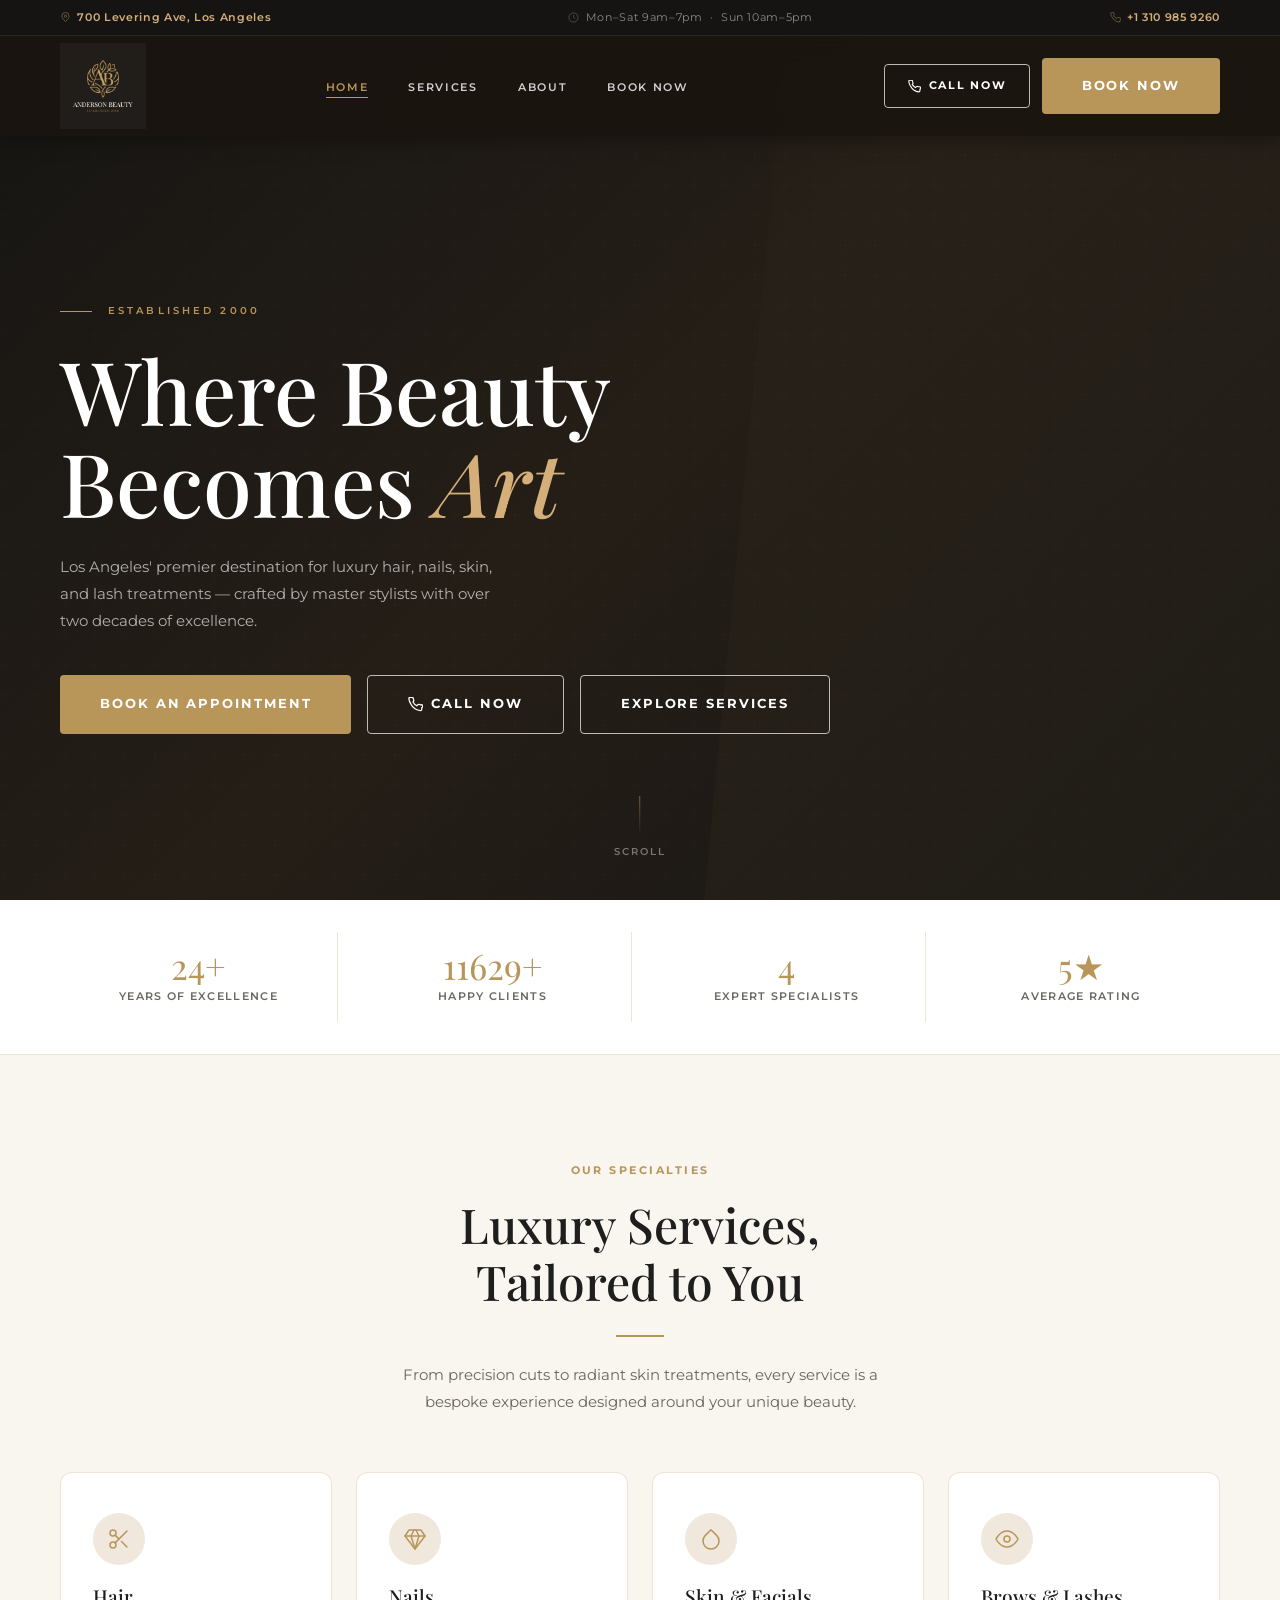
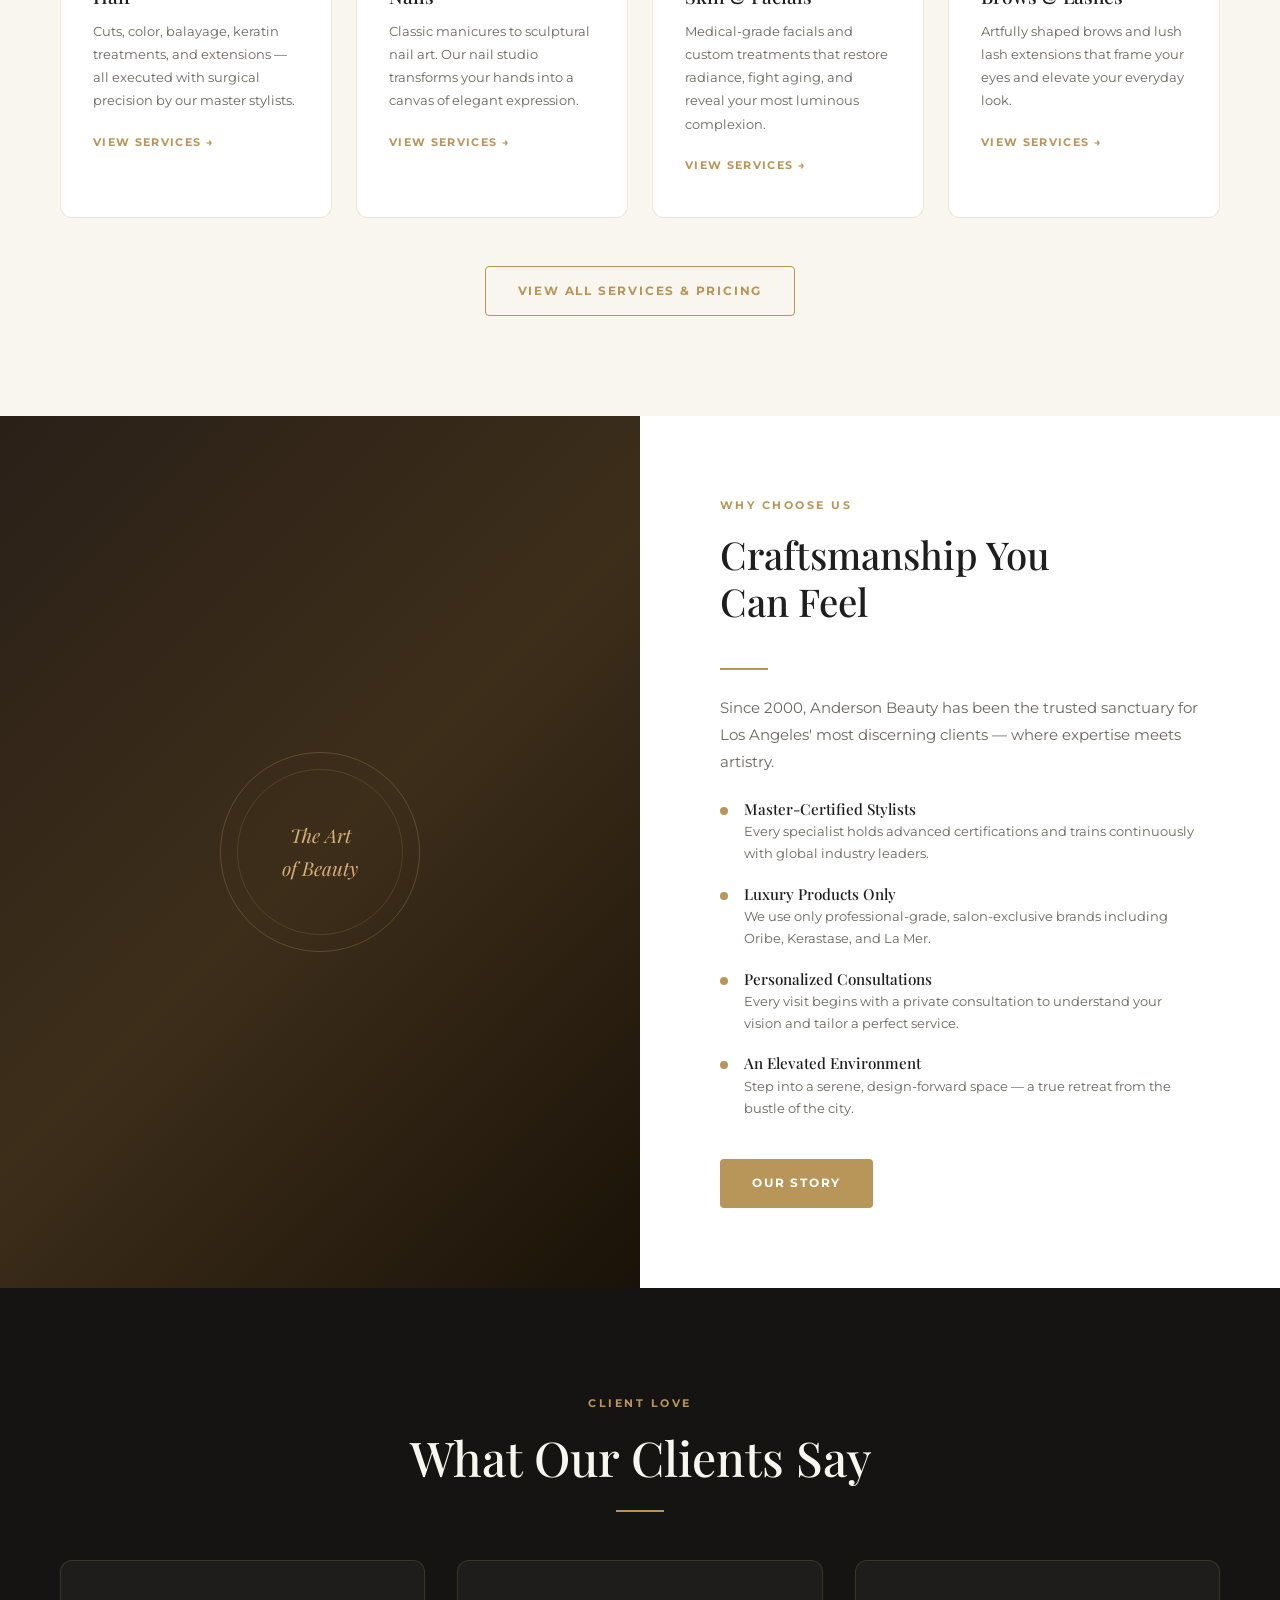
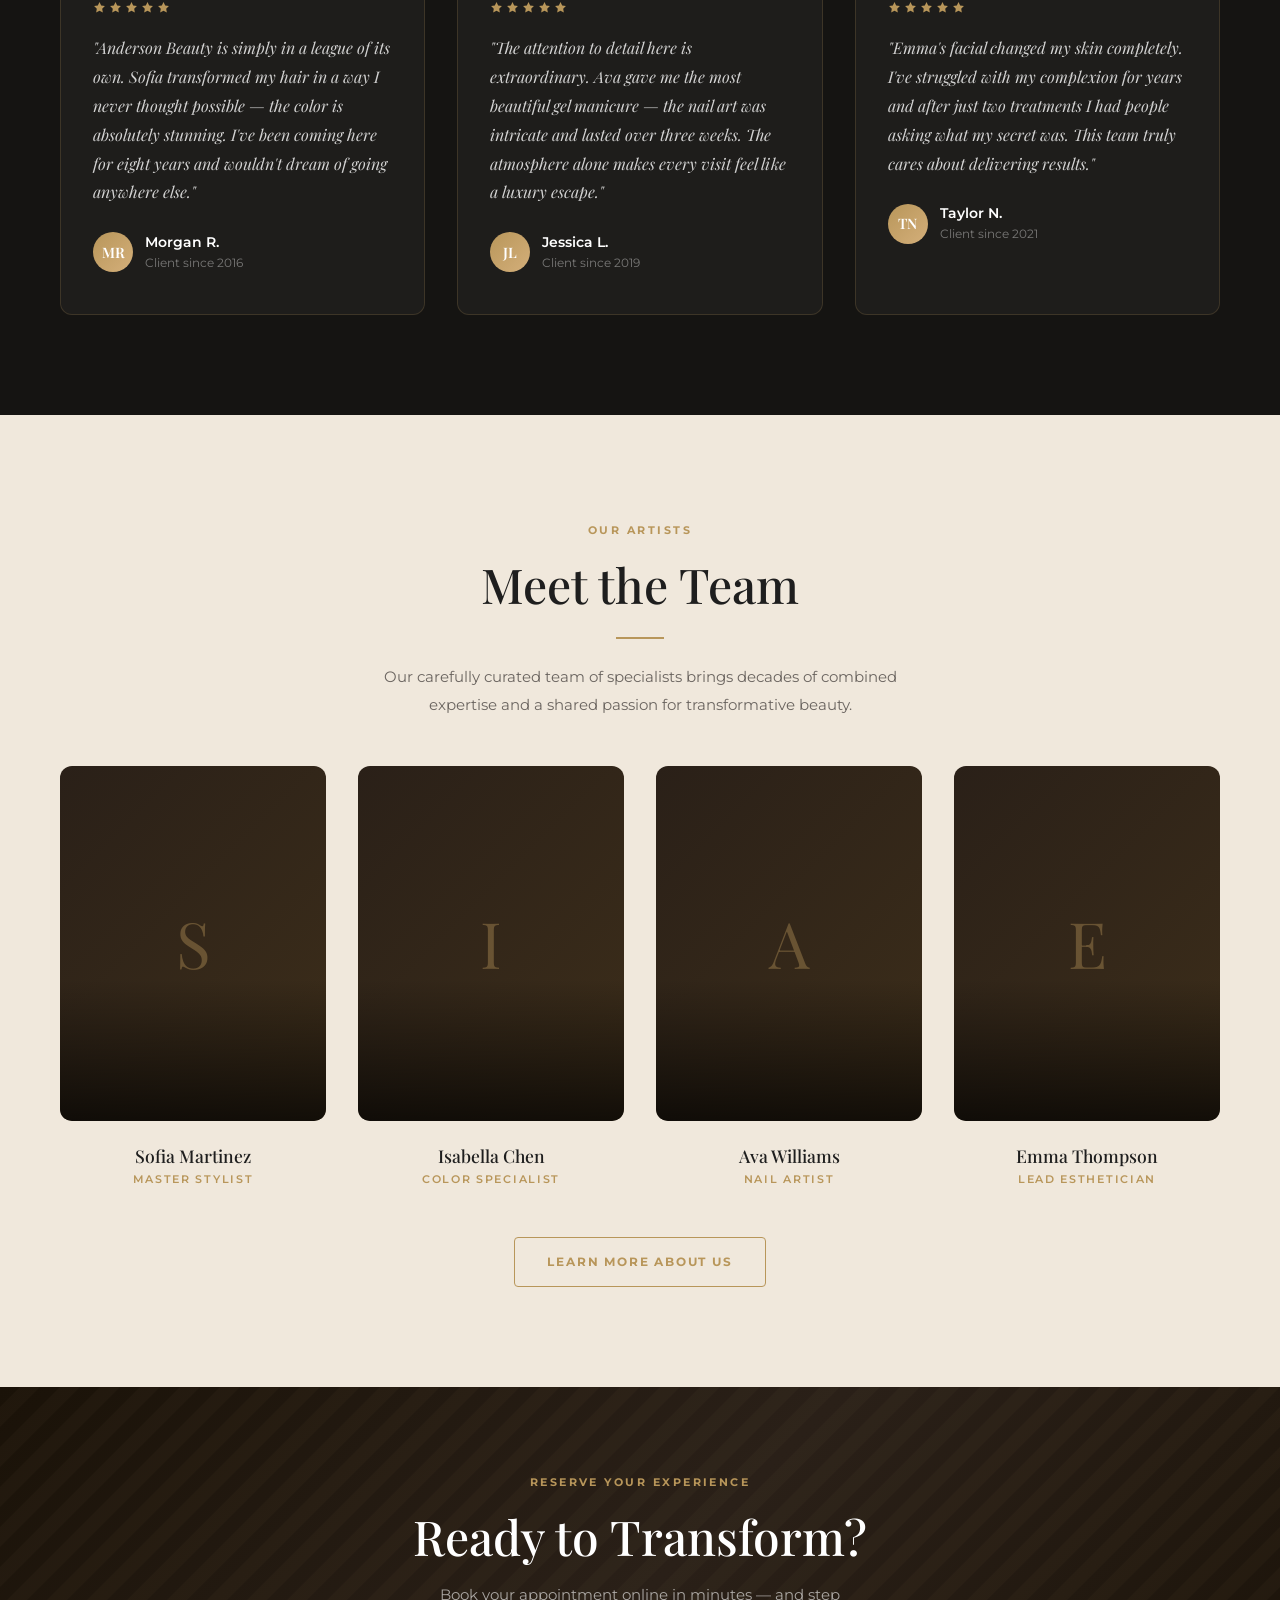
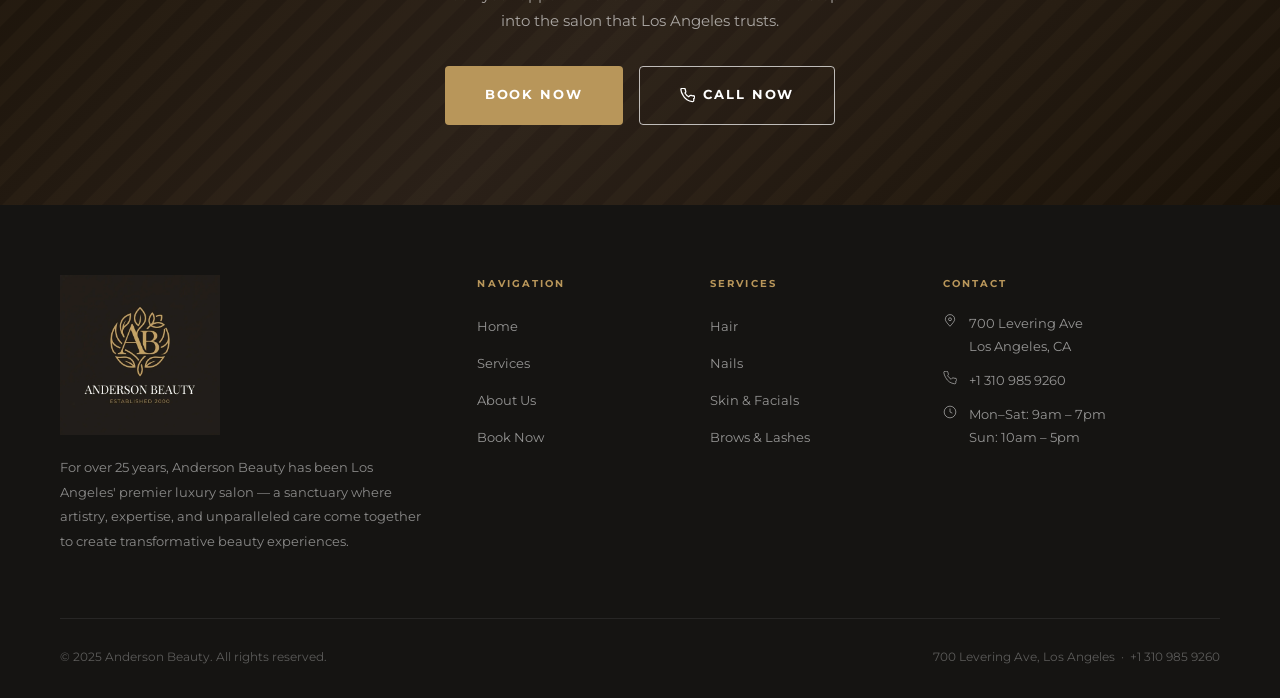
<file: index.html>
<!DOCTYPE html>
<html lang="en">
<head>
  <meta charset="UTF-8">
  <meta name="viewport" content="width=device-width, initial-scale=1.0">
  <title>Anderson Beauty — Luxury Salon in Los Angeles</title>
  <meta name="description" content="Anderson Beauty is a premier luxury beauty salon in Los Angeles, established in 2000. Offering expert hair, nails, skin, and lash services.">
  <link rel="stylesheet" href="css/styles.css">
  <link rel="icon" type="image/x-icon" href="favicon.ico">
  <link rel="icon" type="image/png" sizes="32x32" href="favicon-32.png">
</head>
<body>

  <!-- TOP BAR -->
  <div class="topbar">
    <div class="container">
      <div class="topbar-inner">
        <a href="https://maps.google.com/?q=700+Levering+Ave,+Los+Angeles,+CA" target="_blank" rel="noopener" class="topbar-item">
          <svg width="11" height="11" viewBox="0 0 24 24" fill="none" stroke="currentColor" stroke-width="1.5"><path d="M12 21c-4.97-5.4-8-9.1-8-12a8 8 0 0116 0c0 2.9-3.03 6.6-8 12z"/><circle cx="12" cy="9" r="2.5"/></svg>
          700 Levering Ave, Los Angeles
        </a>
        <div class="topbar-item">
          <svg width="11" height="11" viewBox="0 0 24 24" fill="none" stroke="currentColor" stroke-width="1.5"><circle cx="12" cy="12" r="10"/><path d="M12 6v6l4 2"/></svg>
          Mon–Sat 9am–7pm &nbsp;·&nbsp; Sun 10am–5pm
        </div>
        <a href="tel:+13109859260" class="topbar-item topbar-phone">
          <svg width="11" height="11" viewBox="0 0 24 24" fill="none" stroke="currentColor" stroke-width="1.5"><path d="M22 16.92v3a2 2 0 01-2.18 2 19.79 19.79 0 01-8.63-3.07A19.5 19.5 0 014.5 11.12 19.79 19.79 0 011.44 2.5 2 2 0 013.42.5h3a2 2 0 012 1.72c.127.96.361 1.903.7 2.81a2 2 0 01-.45 2.11L7.91 8.07a16 16 0 006.02 6.02l1.74-1.74a2 2 0 012.11-.45c.907.339 1.85.573 2.81.7A2 2 0 0122 16.92z"/></svg>
          +1 310 985 9260
        </a>
      </div>
    </div>
  </div>

  <!-- NAVIGATION -->
  <nav class="nav transparent" id="nav">
    <div class="nav-inner">
      <a href="index.html" class="nav-logo">
        <img src="logo.png" alt="Anderson Beauty" class="nav-logo-img">
      </a>
      <ul class="nav-links">
        <li><a href="index.html" class="nav-link">Home</a></li>
        <li><a href="services.html" class="nav-link">Services</a></li>
        <li><a href="about.html" class="nav-link">About</a></li>
        <li><a href="book.html" class="nav-link">Book Now</a></li>
      </ul>
      <div style="display:flex;align-items:center;gap:0.75rem;" class="nav-cta">
        <a href="tel:+13109859260" class="btn btn-outline-white" style="padding:0.7rem 1.4rem;font-size:0.7rem;">
          <svg width="13" height="13" viewBox="0 0 24 24" fill="none" stroke="currentColor" stroke-width="2"><path d="M22 16.92v3a2 2 0 01-2.18 2 19.79 19.79 0 01-8.63-3.07A19.5 19.5 0 014.5 11.12 19.79 19.79 0 011.44 2.5 2 2 0 013.42.5h3a2 2 0 012 1.72c.127.96.361 1.903.7 2.81a2 2 0 01-.45 2.11L7.91 8.07a16 16 0 006.02 6.02l1.74-1.74a2 2 0 012.11-.45c.907.339 1.85.573 2.81.7A2 2 0 0122 16.92z"/></svg>
          Call Now
        </a>
        <a href="book.html" class="btn btn-primary btn-lg">Book Now</a>
      </div>
      <button class="nav-toggle" aria-label="Menu">
        <span></span><span></span><span></span>
      </button>
    </div>
  </nav>

  <!-- MOBILE MENU -->
  <div class="mobile-menu">
    <a href="index.html" class="nav-link">Home</a>
    <a href="services.html" class="nav-link">Services</a>
    <a href="about.html" class="nav-link">About</a>
    <a href="book.html" class="nav-link">Book Now</a>
    <a href="tel:+13109859260" class="btn btn-outline" style="align-self:flex-start; font-size:0.72rem;">
      <svg width="13" height="13" viewBox="0 0 24 24" fill="none" stroke="currentColor" stroke-width="2"><path d="M22 16.92v3a2 2 0 01-2.18 2 19.79 19.79 0 01-8.63-3.07A19.5 19.5 0 014.5 11.12 19.79 19.79 0 011.44 2.5 2 2 0 013.42.5h3a2 2 0 012 1.72c.127.96.361 1.903.7 2.81a2 2 0 01-.45 2.11L7.91 8.07a16 16 0 006.02 6.02l1.74-1.74a2 2 0 012.11-.45c.907.339 1.85.573 2.81.7A2 2 0 0122 16.92z"/></svg>
      +1 310 985 9260
    </a>
    <a href="book.html" class="btn btn-primary" style="align-self:flex-start">Book an Appointment</a>
  </div>

  <!-- HERO -->
  <section class="hero">
    <div class="hero-bg"></div>
    <div class="hero-accent"></div>
    <div class="container">
      <div class="hero-content">
        <div class="hero-est">Established 2000</div>
        <h1 class="hero-title">
          Where Beauty<br>
          Becomes <em>Art</em>
        </h1>
        <p class="hero-sub">
          Los Angeles' premier destination for luxury hair, nails, skin, and lash treatments — crafted by master stylists with over two decades of excellence.
        </p>
        <div class="hero-actions">
          <a href="book.html" class="btn btn-primary btn-lg">Book an Appointment</a>
          <a href="tel:+13109859260" class="btn btn-outline-white btn-lg">
            <svg width="15" height="15" viewBox="0 0 24 24" fill="none" stroke="currentColor" stroke-width="2"><path d="M22 16.92v3a2 2 0 01-2.18 2 19.79 19.79 0 01-8.63-3.07A19.5 19.5 0 014.5 11.12 19.79 19.79 0 011.44 2.5 2 2 0 013.42.5h3a2 2 0 012 1.72c.127.96.361 1.903.7 2.81a2 2 0 01-.45 2.11L7.91 8.07a16 16 0 006.02 6.02l1.74-1.74a2 2 0 012.11-.45c.907.339 1.85.573 2.81.7A2 2 0 0122 16.92z"/></svg>
            Call Now
          </a>
          <a href="services.html" class="btn btn-outline-white btn-lg">Explore Services</a>
        </div>
      </div>
    </div>
    <div class="hero-scroll">
      <div class="scroll-line"></div>
      Scroll
    </div>
  </section>

  <!-- STATS BAR -->
  <div class="stats-bar">
    <div class="container">
      <div class="stats-inner">
        <div class="stat-item fade-up">
          <div class="stat-num" data-target="25" data-suffix="+">25+</div>
          <div class="stat-label">Years of Excellence</div>
        </div>
        <div class="stat-item fade-up">
          <div class="stat-num" data-target="12000" data-suffix="+">12,000+</div>
          <div class="stat-label">Happy Clients</div>
        </div>
        <div class="stat-item fade-up">
          <div class="stat-num" data-target="4">4</div>
          <div class="stat-label">Expert Specialists</div>
        </div>
        <div class="stat-item fade-up">
          <div class="stat-num" data-target="5" data-suffix="★">5★</div>
          <div class="stat-label">Average Rating</div>
        </div>
      </div>
    </div>
  </div>

  <!-- SERVICES PREVIEW -->
  <section class="section">
    <div class="container">
      <div style="text-align:center; margin-bottom: 3.5rem;">
        <span class="section-label">Our Specialties</span>
        <h2 class="section-title">Luxury Services,<br>Tailored to You</h2>
        <div class="divider center"></div>
        <p class="section-subtitle" style="margin: 0 auto;">
          From precision cuts to radiant skin treatments, every service is a bespoke experience designed around your unique beauty.
        </p>
      </div>
      <div class="services-grid">
        <div class="service-card fade-up">
          <div class="service-icon">
            <svg width="24" height="24" viewBox="0 0 24 24" fill="none" stroke="var(--gold)" stroke-width="1.5" stroke-linecap="round" stroke-linejoin="round"><circle cx="6" cy="6" r="3"/><circle cx="6" cy="18" r="3"/><line x1="20" y1="4" x2="8.12" y2="15.88"/><line x1="14.47" y1="14.48" x2="20" y2="20"/><line x1="8.12" y1="8.12" x2="12" y2="12"/></svg>
          </div>
          <h3>Hair</h3>
          <p>Cuts, color, balayage, keratin treatments, and extensions — all executed with surgical precision by our master stylists.</p>
          <a href="services.html#hair" class="service-link">View Services →</a>
        </div>
        <div class="service-card fade-up">
          <div class="service-icon">
            <svg width="24" height="24" viewBox="0 0 24 24" fill="none" stroke="var(--gold)" stroke-width="1.5" stroke-linecap="round" stroke-linejoin="round"><path d="M6 3h12l4 6-10 13L2 9z"/><path d="M11 3 8 9l4 13 4-13-3-6"/><path d="M2 9h20"/></svg>
          </div>
          <h3>Nails</h3>
          <p>Classic manicures to sculptural nail art. Our nail studio transforms your hands into a canvas of elegant expression.</p>
          <a href="services.html#nails" class="service-link">View Services →</a>
        </div>
        <div class="service-card fade-up">
          <div class="service-icon">
            <svg width="24" height="24" viewBox="0 0 24 24" fill="none" stroke="var(--gold)" stroke-width="1.5" stroke-linecap="round" stroke-linejoin="round"><path d="M12 2.69l5.66 5.66a8 8 0 1 1-11.31 0z"/></svg>
          </div>
          <h3>Skin &amp; Facials</h3>
          <p>Medical-grade facials and custom treatments that restore radiance, fight aging, and reveal your most luminous complexion.</p>
          <a href="services.html#skin" class="service-link">View Services →</a>
        </div>
        <div class="service-card fade-up">
          <div class="service-icon">
            <svg width="24" height="24" viewBox="0 0 24 24" fill="none" stroke="var(--gold)" stroke-width="1.5" stroke-linecap="round" stroke-linejoin="round"><path d="M1 12s4-8 11-8 11 8 11 8-4 8-11 8-11-8-11-8z"/><circle cx="12" cy="12" r="3"/></svg>
          </div>
          <h3>Brows &amp; Lashes</h3>
          <p>Artfully shaped brows and lush lash extensions that frame your eyes and elevate your everyday look.</p>
          <a href="services.html#lashes" class="service-link">View Services →</a>
        </div>
      </div>
      <div style="text-align:center; margin-top: 3rem;">
        <a href="services.html" class="btn btn-outline">View All Services &amp; Pricing</a>
      </div>
    </div>
  </section>

  <!-- FEATURE SPLIT -->
  <div class="feature-split">
    <div class="feature-image">
      <div class="feature-image-inner">
        <div class="feature-image-pattern">
          <div class="feature-image-text">The Art<br>of Beauty</div>
        </div>
      </div>
    </div>
    <div class="feature-content">
      <span class="section-label">Why Choose Us</span>
      <h2 class="section-title" style="font-size: clamp(1.8rem, 3vw, 2.5rem)">Craftsmanship You<br>Can Feel</h2>
      <div class="divider"></div>
      <p class="section-subtitle">
        Since 2000, Anderson Beauty has been the trusted sanctuary for Los Angeles' most discerning clients — where expertise meets artistry.
      </p>
      <div class="feature-list">
        <div class="feature-item fade-up">
          <div class="feature-dot"></div>
          <div class="feature-item-text">
            <h4>Master-Certified Stylists</h4>
            <p>Every specialist holds advanced certifications and trains continuously with global industry leaders.</p>
          </div>
        </div>
        <div class="feature-item fade-up">
          <div class="feature-dot"></div>
          <div class="feature-item-text">
            <h4>Luxury Products Only</h4>
            <p>We use only professional-grade, salon-exclusive brands including Oribe, Kerastase, and La Mer.</p>
          </div>
        </div>
        <div class="feature-item fade-up">
          <div class="feature-dot"></div>
          <div class="feature-item-text">
            <h4>Personalized Consultations</h4>
            <p>Every visit begins with a private consultation to understand your vision and tailor a perfect service.</p>
          </div>
        </div>
        <div class="feature-item fade-up">
          <div class="feature-dot"></div>
          <div class="feature-item-text">
            <h4>An Elevated Environment</h4>
            <p>Step into a serene, design-forward space — a true retreat from the bustle of the city.</p>
          </div>
        </div>
      </div>
      <div style="margin-top: 2.5rem;">
        <a href="about.html" class="btn btn-primary">Our Story</a>
      </div>
    </div>
  </div>

  <!-- TESTIMONIALS -->
  <section class="section-dark">
    <div class="container">
      <div style="text-align:center; margin-bottom: 0.5rem;">
        <span class="section-label">Client Love</span>
        <h2 class="section-title light">What Our Clients Say</h2>
        <div class="divider center"></div>
      </div>
      <div class="testimonials-grid">
        <div class="testimonial-card fade-up">
          <div class="testimonial-stars">
            <svg width="13" height="13" viewBox="0 0 24 24" fill="var(--gold)" stroke="none"><polygon points="12 2 15.09 8.26 22 9.27 17 14.14 18.18 21.02 12 17.77 5.82 21.02 7 14.14 2 9.27 8.91 8.26 12 2"/></svg>
            <svg width="13" height="13" viewBox="0 0 24 24" fill="var(--gold)" stroke="none"><polygon points="12 2 15.09 8.26 22 9.27 17 14.14 18.18 21.02 12 17.77 5.82 21.02 7 14.14 2 9.27 8.91 8.26 12 2"/></svg>
            <svg width="13" height="13" viewBox="0 0 24 24" fill="var(--gold)" stroke="none"><polygon points="12 2 15.09 8.26 22 9.27 17 14.14 18.18 21.02 12 17.77 5.82 21.02 7 14.14 2 9.27 8.91 8.26 12 2"/></svg>
            <svg width="13" height="13" viewBox="0 0 24 24" fill="var(--gold)" stroke="none"><polygon points="12 2 15.09 8.26 22 9.27 17 14.14 18.18 21.02 12 17.77 5.82 21.02 7 14.14 2 9.27 8.91 8.26 12 2"/></svg>
            <svg width="13" height="13" viewBox="0 0 24 24" fill="var(--gold)" stroke="none"><polygon points="12 2 15.09 8.26 22 9.27 17 14.14 18.18 21.02 12 17.77 5.82 21.02 7 14.14 2 9.27 8.91 8.26 12 2"/></svg>
          </div>
          <p class="testimonial-text">"Anderson Beauty is simply in a league of its own. Sofia transformed my hair in a way I never thought possible — the color is absolutely stunning. I've been coming here for eight years and wouldn't dream of going anywhere else."</p>
          <div class="testimonial-author">
            <div class="author-avatar">MR</div>
            <div class="author-info">
              <div class="name">Morgan R.</div>
              <div class="since">Client since 2016</div>
            </div>
          </div>
        </div>
        <div class="testimonial-card fade-up">
          <div class="testimonial-stars">
            <svg width="13" height="13" viewBox="0 0 24 24" fill="var(--gold)" stroke="none"><polygon points="12 2 15.09 8.26 22 9.27 17 14.14 18.18 21.02 12 17.77 5.82 21.02 7 14.14 2 9.27 8.91 8.26 12 2"/></svg>
            <svg width="13" height="13" viewBox="0 0 24 24" fill="var(--gold)" stroke="none"><polygon points="12 2 15.09 8.26 22 9.27 17 14.14 18.18 21.02 12 17.77 5.82 21.02 7 14.14 2 9.27 8.91 8.26 12 2"/></svg>
            <svg width="13" height="13" viewBox="0 0 24 24" fill="var(--gold)" stroke="none"><polygon points="12 2 15.09 8.26 22 9.27 17 14.14 18.18 21.02 12 17.77 5.82 21.02 7 14.14 2 9.27 8.91 8.26 12 2"/></svg>
            <svg width="13" height="13" viewBox="0 0 24 24" fill="var(--gold)" stroke="none"><polygon points="12 2 15.09 8.26 22 9.27 17 14.14 18.18 21.02 12 17.77 5.82 21.02 7 14.14 2 9.27 8.91 8.26 12 2"/></svg>
            <svg width="13" height="13" viewBox="0 0 24 24" fill="var(--gold)" stroke="none"><polygon points="12 2 15.09 8.26 22 9.27 17 14.14 18.18 21.02 12 17.77 5.82 21.02 7 14.14 2 9.27 8.91 8.26 12 2"/></svg>
          </div>
          <p class="testimonial-text">"The attention to detail here is extraordinary. Ava gave me the most beautiful gel manicure — the nail art was intricate and lasted over three weeks. The atmosphere alone makes every visit feel like a luxury escape."</p>
          <div class="testimonial-author">
            <div class="author-avatar">JL</div>
            <div class="author-info">
              <div class="name">Jessica L.</div>
              <div class="since">Client since 2019</div>
            </div>
          </div>
        </div>
        <div class="testimonial-card fade-up">
          <div class="testimonial-stars">
            <svg width="13" height="13" viewBox="0 0 24 24" fill="var(--gold)" stroke="none"><polygon points="12 2 15.09 8.26 22 9.27 17 14.14 18.18 21.02 12 17.77 5.82 21.02 7 14.14 2 9.27 8.91 8.26 12 2"/></svg>
            <svg width="13" height="13" viewBox="0 0 24 24" fill="var(--gold)" stroke="none"><polygon points="12 2 15.09 8.26 22 9.27 17 14.14 18.18 21.02 12 17.77 5.82 21.02 7 14.14 2 9.27 8.91 8.26 12 2"/></svg>
            <svg width="13" height="13" viewBox="0 0 24 24" fill="var(--gold)" stroke="none"><polygon points="12 2 15.09 8.26 22 9.27 17 14.14 18.18 21.02 12 17.77 5.82 21.02 7 14.14 2 9.27 8.91 8.26 12 2"/></svg>
            <svg width="13" height="13" viewBox="0 0 24 24" fill="var(--gold)" stroke="none"><polygon points="12 2 15.09 8.26 22 9.27 17 14.14 18.18 21.02 12 17.77 5.82 21.02 7 14.14 2 9.27 8.91 8.26 12 2"/></svg>
            <svg width="13" height="13" viewBox="0 0 24 24" fill="var(--gold)" stroke="none"><polygon points="12 2 15.09 8.26 22 9.27 17 14.14 18.18 21.02 12 17.77 5.82 21.02 7 14.14 2 9.27 8.91 8.26 12 2"/></svg>
          </div>
          <p class="testimonial-text">"Emma's facial changed my skin completely. I've struggled with my complexion for years and after just two treatments I had people asking what my secret was. This team truly cares about delivering results."</p>
          <div class="testimonial-author">
            <div class="author-avatar">TN</div>
            <div class="author-info">
              <div class="name">Taylor N.</div>
              <div class="since">Client since 2021</div>
            </div>
          </div>
        </div>
      </div>
    </div>
  </section>

  <!-- MEET THE TEAM -->
  <section class="section section-cream">
    <div class="container">
      <div style="text-align:center; margin-bottom: 1rem;">
        <span class="section-label">Our Artists</span>
        <h2 class="section-title">Meet the Team</h2>
        <div class="divider center"></div>
        <p class="section-subtitle" style="margin: 0 auto;">
          Our carefully curated team of specialists brings decades of combined expertise and a shared passion for transformative beauty.
        </p>
      </div>
      <div class="team-grid" style="grid-template-columns: repeat(4, 1fr);">
        <div class="team-card fade-up">
          <div class="team-photo">
            <div class="team-photo-initial">S</div>
            <div class="team-photo-overlay"></div>
          </div>
          <h3>Sofia Martinez</h3>
          <div class="team-role">Master Stylist</div>
        </div>
        <div class="team-card fade-up">
          <div class="team-photo">
            <div class="team-photo-initial">I</div>
            <div class="team-photo-overlay"></div>
          </div>
          <h3>Isabella Chen</h3>
          <div class="team-role">Color Specialist</div>
        </div>
        <div class="team-card fade-up">
          <div class="team-photo">
            <div class="team-photo-initial">A</div>
            <div class="team-photo-overlay"></div>
          </div>
          <h3>Ava Williams</h3>
          <div class="team-role">Nail Artist</div>
        </div>
        <div class="team-card fade-up">
          <div class="team-photo">
            <div class="team-photo-initial">E</div>
            <div class="team-photo-overlay"></div>
          </div>
          <h3>Emma Thompson</h3>
          <div class="team-role">Lead Esthetician</div>
        </div>
      </div>
      <div style="text-align:center; margin-top: 3rem;">
        <a href="about.html" class="btn btn-outline">Learn More About Us</a>
      </div>
    </div>
  </section>

  <!-- CTA BANNER -->
  <div class="cta-banner">
    <div class="container">
      <span class="section-label">Reserve Your Experience</span>
      <h2>Ready to Transform?</h2>
      <p>Book your appointment online in minutes — and step into the salon that Los Angeles trusts.</p>
      <div style="display:flex;gap:1rem;justify-content:center;flex-wrap:wrap;">
        <a href="book.html" class="btn btn-primary btn-lg">Book Now</a>
        <a href="tel:+13109859260" class="btn btn-outline-white btn-lg">
          <svg width="15" height="15" viewBox="0 0 24 24" fill="none" stroke="currentColor" stroke-width="2"><path d="M22 16.92v3a2 2 0 01-2.18 2 19.79 19.79 0 01-8.63-3.07A19.5 19.5 0 014.5 11.12 19.79 19.79 0 011.44 2.5 2 2 0 013.42.5h3a2 2 0 012 1.72c.127.96.361 1.903.7 2.81a2 2 0 01-.45 2.11L7.91 8.07a16 16 0 006.02 6.02l1.74-1.74a2 2 0 012.11-.45c.907.339 1.85.573 2.81.7A2 2 0 0122 16.92z"/></svg>
          Call Now
        </a>
      </div>
    </div>
  </div>

  <!-- FOOTER -->
  <footer class="footer">
    <div class="container">
      <div class="footer-grid">
        <div class="footer-brand">
          <div class="nav-logo">
            <img src="logo.png" alt="Anderson Beauty" class="nav-logo-img">
          </div>
          <p class="footer-desc">For over 25 years, Anderson Beauty has been Los Angeles' premier luxury salon — a sanctuary where artistry, expertise, and unparalleled care come together to create transformative beauty experiences.</p>
        </div>
        <div>
          <div class="footer-heading">Navigation</div>
          <ul class="footer-links">
            <li><a href="index.html">Home</a></li>
            <li><a href="services.html">Services</a></li>
            <li><a href="about.html">About Us</a></li>
            <li><a href="book.html">Book Now</a></li>
          </ul>
        </div>
        <div>
          <div class="footer-heading">Services</div>
          <ul class="footer-links">
            <li><a href="services.html#hair">Hair</a></li>
            <li><a href="services.html#nails">Nails</a></li>
            <li><a href="services.html#skin">Skin &amp; Facials</a></li>
            <li><a href="services.html#lashes">Brows &amp; Lashes</a></li>
          </ul>
        </div>
        <div>
          <div class="footer-heading">Contact</div>
          <div class="footer-contact">
            <div class="footer-contact-item">
              <svg width="14" height="14" fill="none" stroke="currentColor" stroke-width="1.5" viewBox="0 0 24 24"><path d="M12 21c-4.97-5.4-8-9.1-8-12a8 8 0 0116 0c0 2.9-3.03 6.6-8 12z"/><circle cx="12" cy="9" r="2.5"/></svg>
              <a href="https://maps.google.com/?q=700+Levering+Ave,+Los+Angeles,+CA" target="_blank" rel="noopener" style="color:rgba(255,255,255,0.55); text-decoration:none;">700 Levering Ave<br>Los Angeles, CA</a>
            </div>
            <div class="footer-contact-item">
              <svg width="14" height="14" fill="none" stroke="currentColor" stroke-width="1.5" viewBox="0 0 24 24"><path d="M22 16.92v3a2 2 0 01-2.18 2 19.79 19.79 0 01-8.63-3.07A19.5 19.5 0 014.5 11.12 19.79 19.79 0 011.44 2.5 2 2 0 013.42.5h3a2 2 0 012 1.72c.127.96.361 1.903.7 2.81a2 2 0 01-.45 2.11L7.91 8.07a16 16 0 006.02 6.02l1.74-1.74a2 2 0 012.11-.45c.907.339 1.85.573 2.81.7A2 2 0 0122 16.92z"/></svg>
              <a href="tel:+13109859260" style="color:rgba(255,255,255,0.55);">+1 310 985 9260</a>
            </div>
            <div class="footer-contact-item">
              <svg width="14" height="14" fill="none" stroke="currentColor" stroke-width="1.5" viewBox="0 0 24 24"><circle cx="12" cy="12" r="10"/><path d="M12 6v6l4 2"/></svg>
              <span>Mon–Sat: 9am – 7pm<br>Sun: 10am – 5pm</span>
            </div>
          </div>
        </div>
      </div>
      <div class="footer-bottom">
        <span>© 2025 Anderson Beauty. All rights reserved.</span>
        <span><a href="https://maps.google.com/?q=700+Levering+Ave,+Los+Angeles,+CA" target="_blank" rel="noopener" style="color:inherit; text-decoration:none;">700 Levering Ave, Los Angeles</a> &nbsp;·&nbsp; +1 310 985 9260</span>
      </div>
    </div>
  </footer>

  <!-- FLOATING CALL BUTTON (mobile) -->
  <a href="tel:+13109859260" class="call-float" aria-label="Call Anderson Beauty">
    <svg width="14" height="14" viewBox="0 0 24 24" fill="none" stroke="currentColor" stroke-width="2" stroke-linecap="round" stroke-linejoin="round"><path d="M22 16.92v3a2 2 0 01-2.18 2 19.79 19.79 0 01-8.63-3.07A19.5 19.5 0 014.5 11.12 19.79 19.79 0 011.44 2.5 2 2 0 013.42.5h3a2 2 0 012 1.72c.127.96.361 1.903.7 2.81a2 2 0 01-.45 2.11L7.91 8.07a16 16 0 006.02 6.02l1.74-1.74a2 2 0 012.11-.45c.907.339 1.85.573 2.81.7A2 2 0 0122 16.92z"/></svg>
    Call Now
  </a>

  <script src="js/main.js"></script>
</body>
</html>
</file>
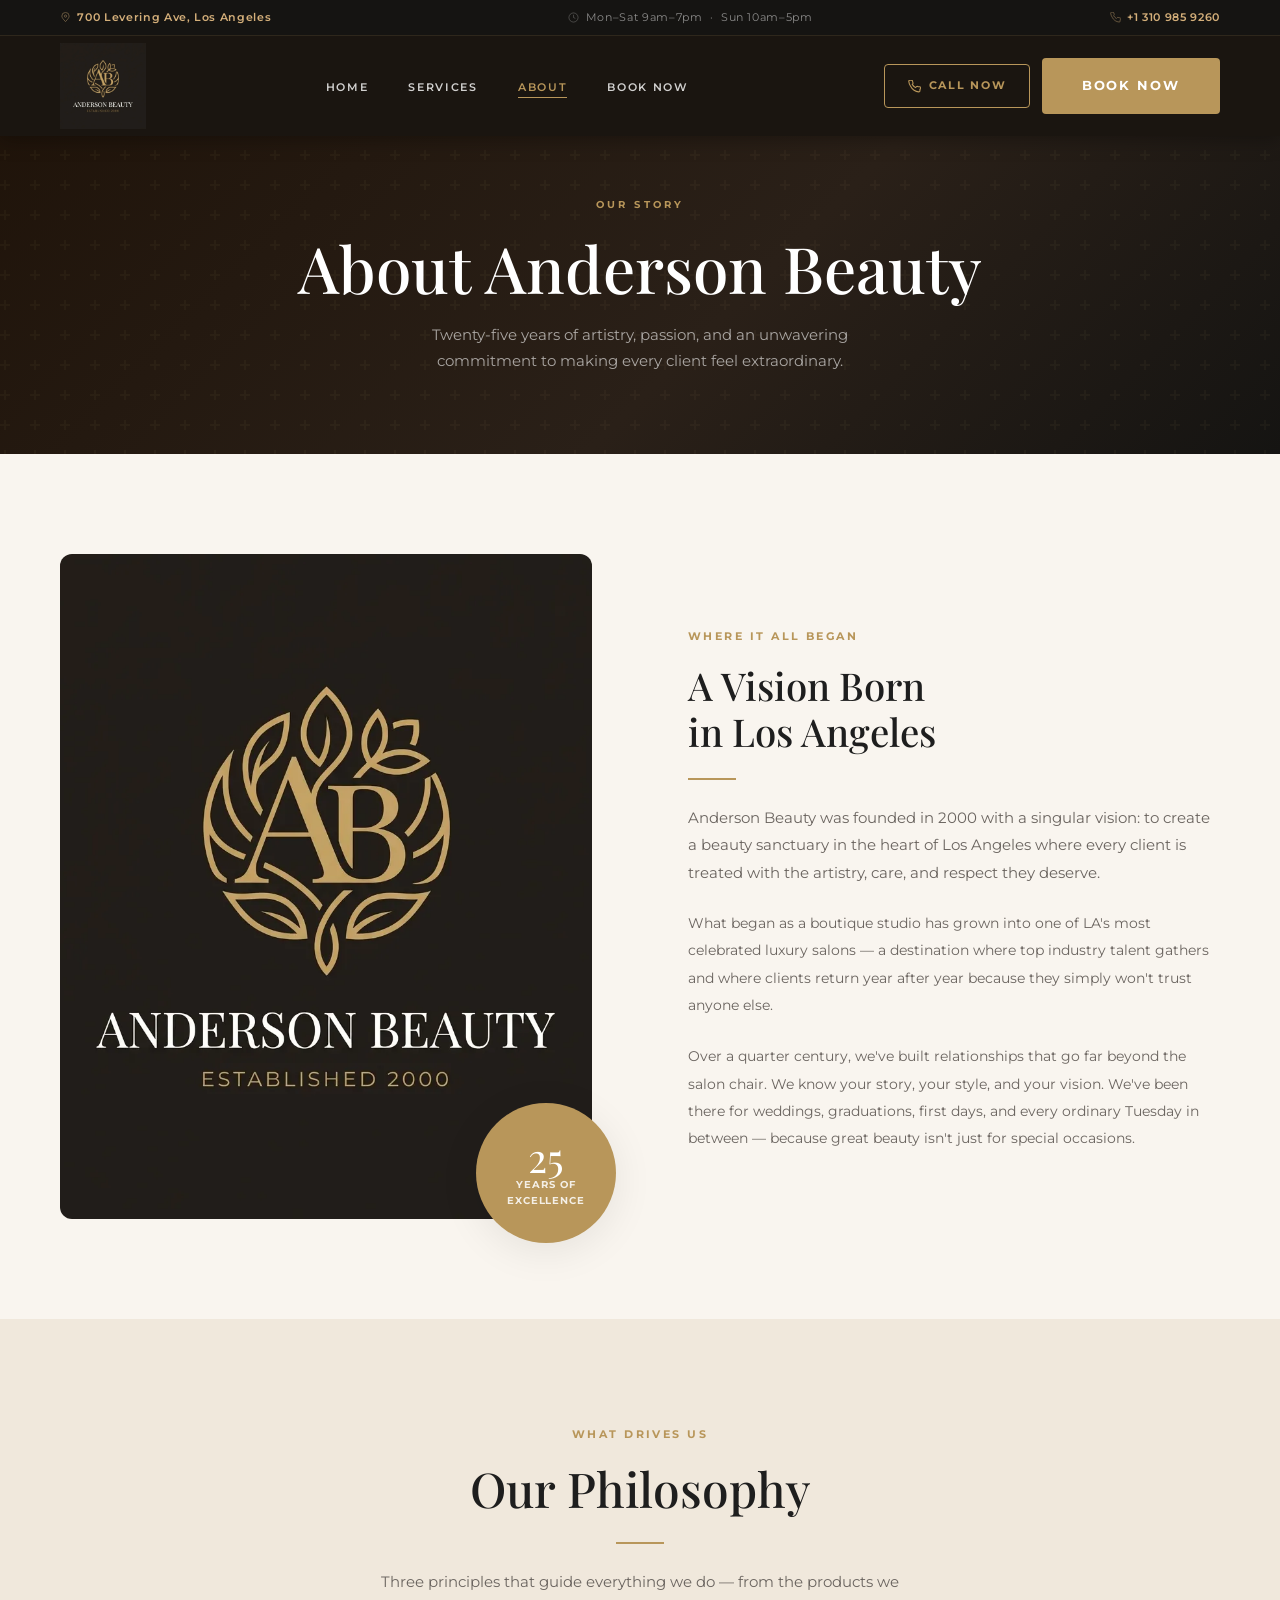
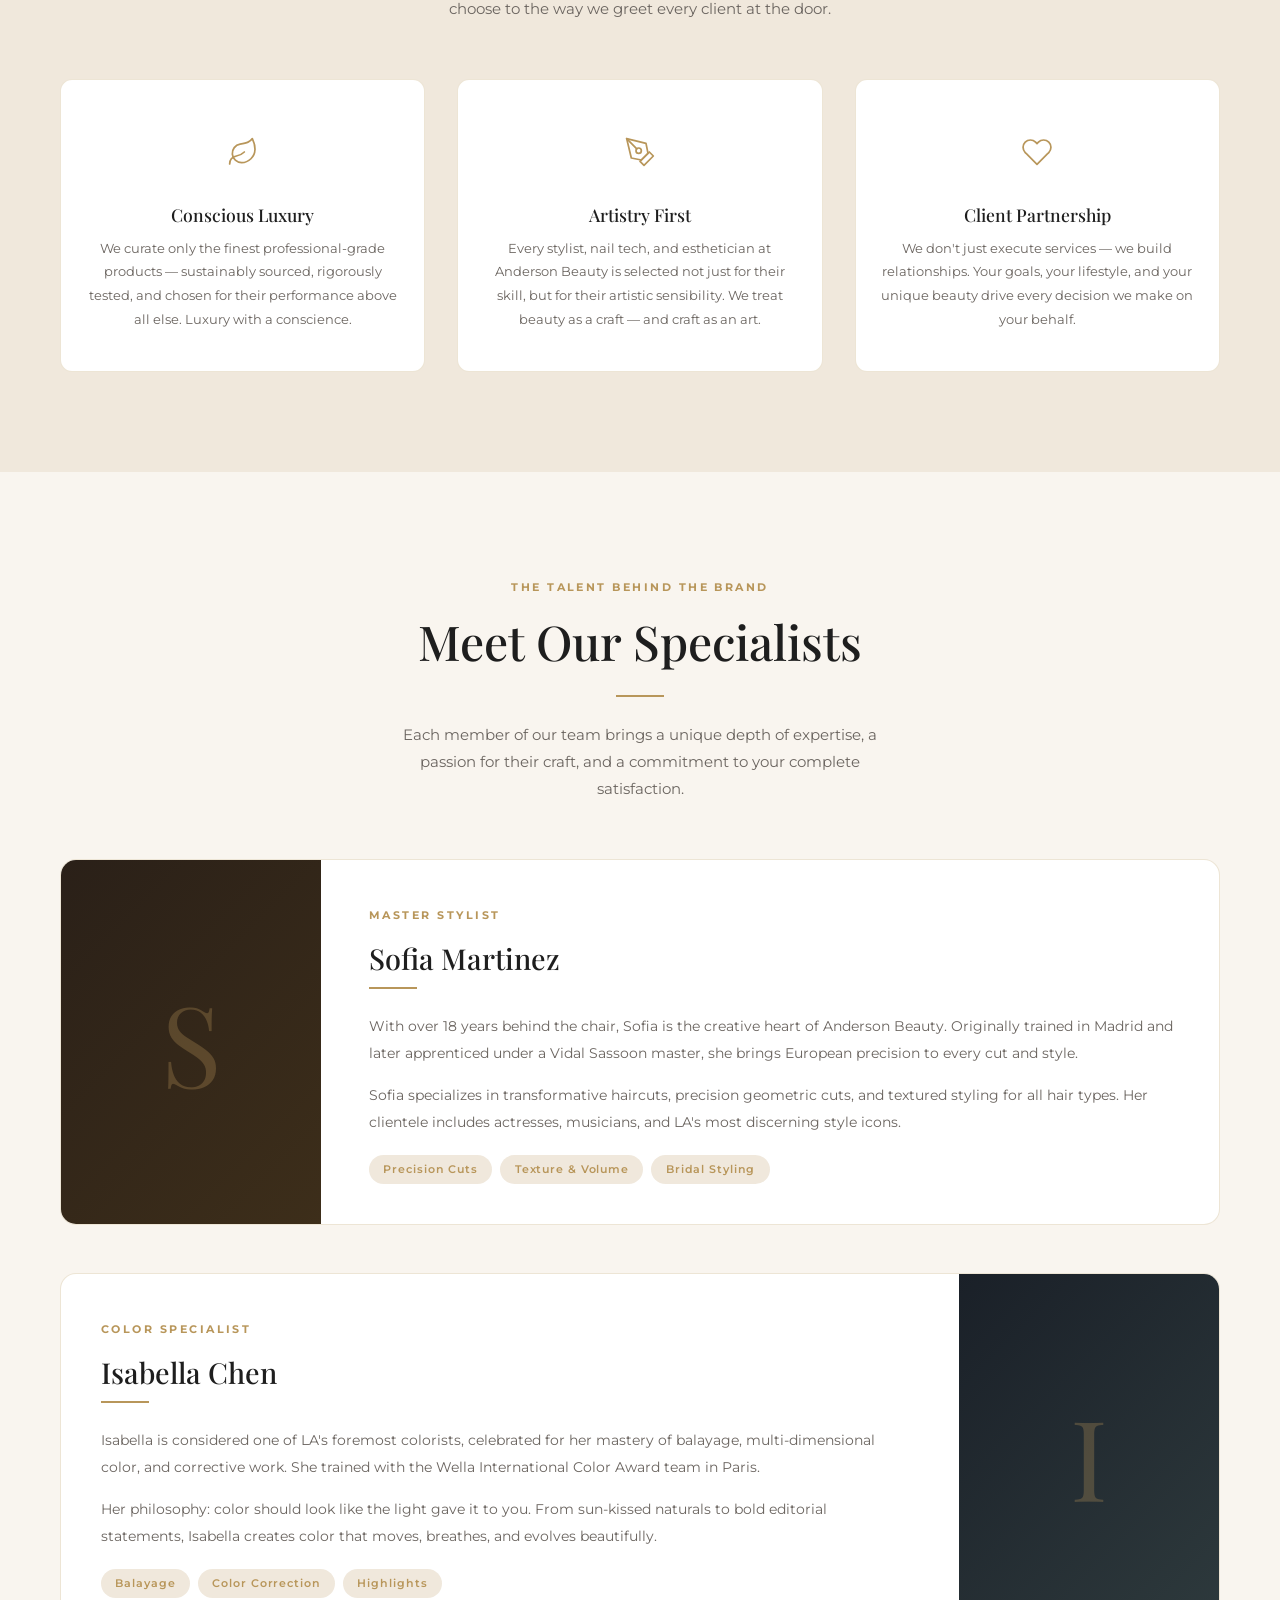
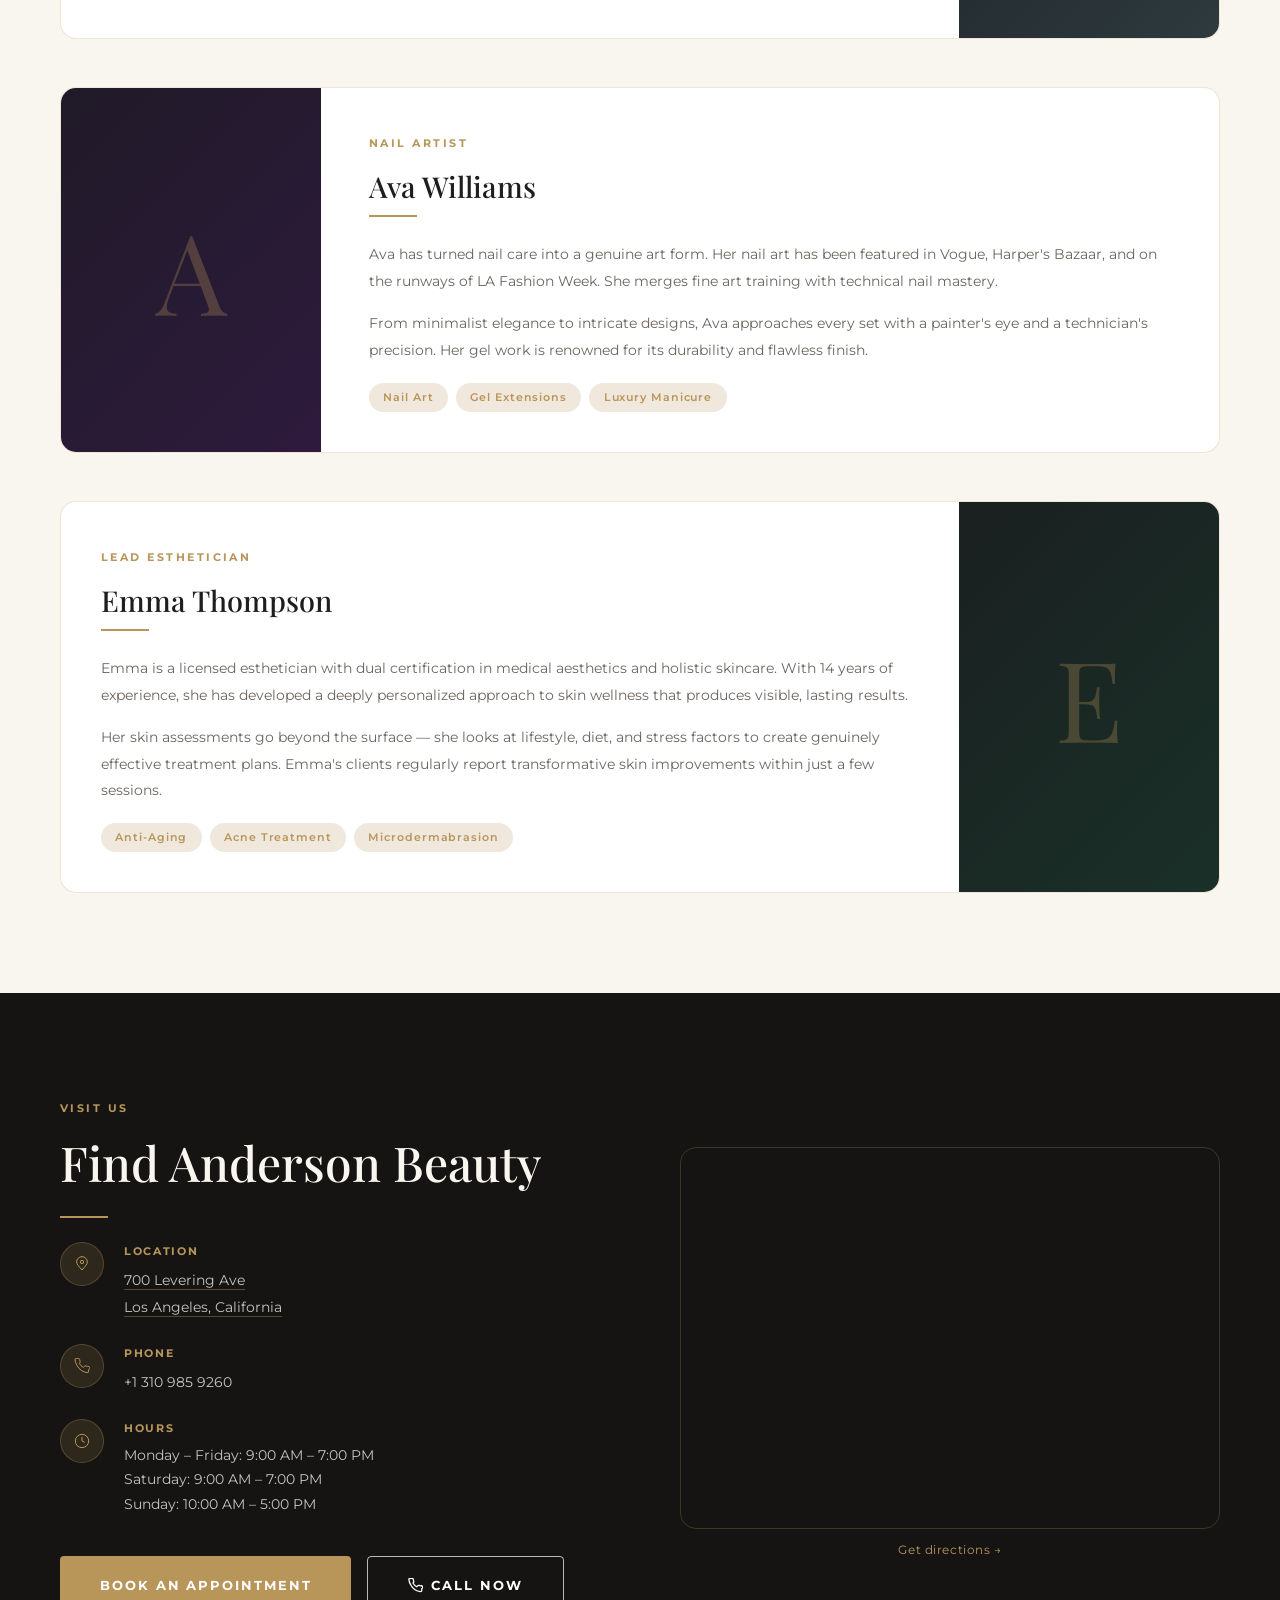
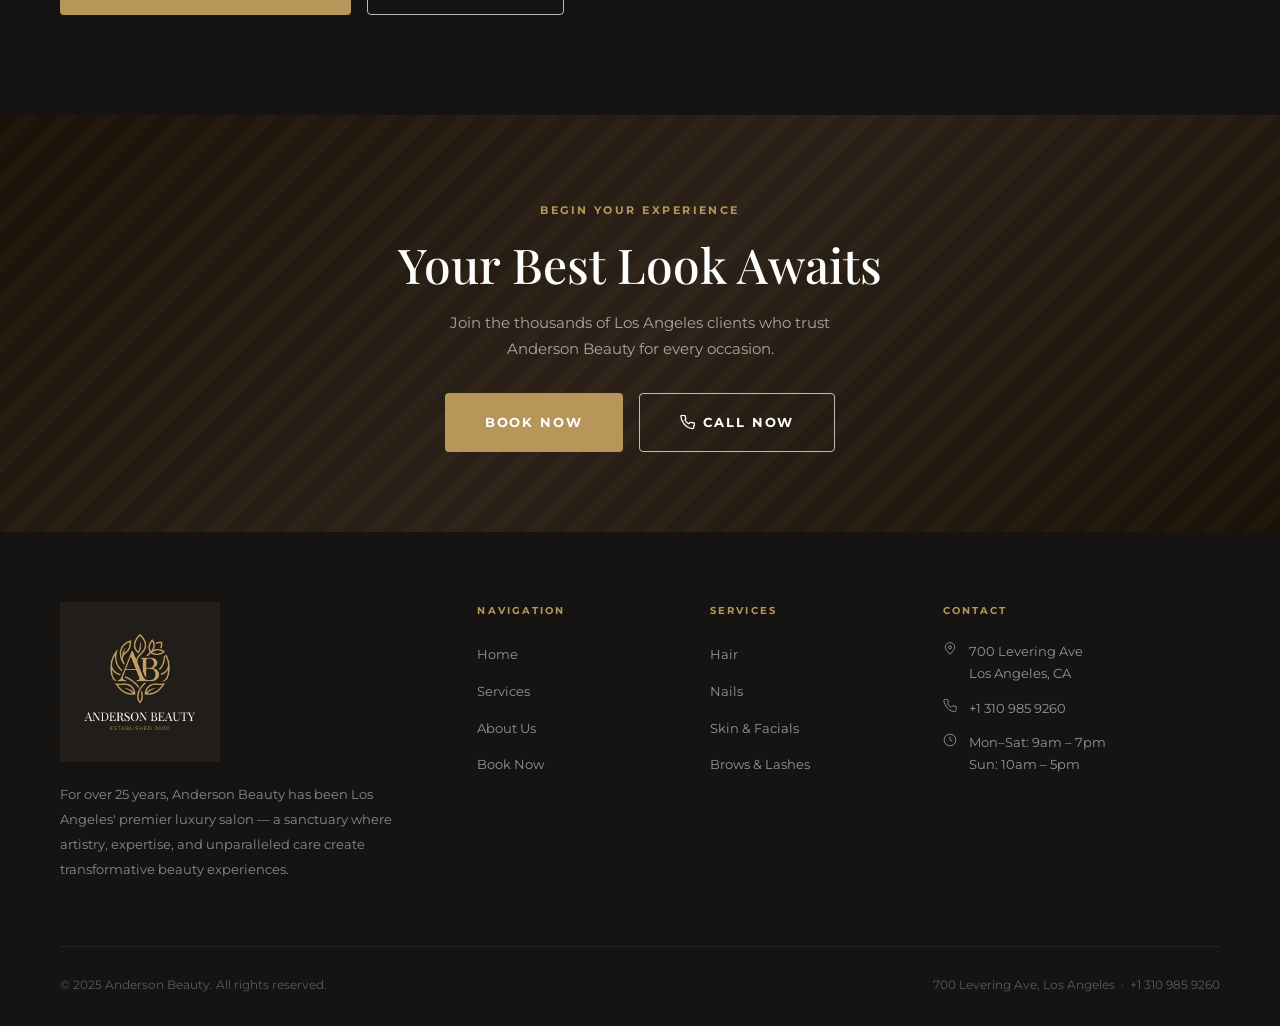
<file: about.html>
<!DOCTYPE html>
<html lang="en">
<head>
  <meta charset="UTF-8">
  <meta name="viewport" content="width=device-width, initial-scale=1.0">
  <title>About Us — Anderson Beauty</title>
  <meta name="description" content="Learn the story behind Anderson Beauty, Los Angeles' premier luxury salon established in 2000. Meet our team of expert stylists and estheticians.">
  <link rel="stylesheet" href="css/styles.css">
  <link rel="icon" type="image/x-icon" href="favicon.ico">
  <link rel="icon" type="image/png" sizes="32x32" href="favicon-32.png">
</head>
<body>

  <!-- TOP BAR -->
  <div class="topbar">
    <div class="container">
      <div class="topbar-inner">
        <a href="https://maps.google.com/?q=700+Levering+Ave,+Los+Angeles,+CA" target="_blank" rel="noopener" class="topbar-item">
          <svg width="11" height="11" viewBox="0 0 24 24" fill="none" stroke="currentColor" stroke-width="1.5"><path d="M12 21c-4.97-5.4-8-9.1-8-12a8 8 0 0116 0c0 2.9-3.03 6.6-8 12z"/><circle cx="12" cy="9" r="2.5"/></svg>
          700 Levering Ave, Los Angeles
        </a>
        <div class="topbar-item">
          <svg width="11" height="11" viewBox="0 0 24 24" fill="none" stroke="currentColor" stroke-width="1.5"><circle cx="12" cy="12" r="10"/><path d="M12 6v6l4 2"/></svg>
          Mon–Sat 9am–7pm &nbsp;·&nbsp; Sun 10am–5pm
        </div>
        <a href="tel:+13109859260" class="topbar-item topbar-phone">
          <svg width="11" height="11" viewBox="0 0 24 24" fill="none" stroke="currentColor" stroke-width="1.5"><path d="M22 16.92v3a2 2 0 01-2.18 2 19.79 19.79 0 01-8.63-3.07A19.5 19.5 0 014.5 11.12 19.79 19.79 0 011.44 2.5 2 2 0 013.42.5h3a2 2 0 012 1.72c.127.96.361 1.903.7 2.81a2 2 0 01-.45 2.11L7.91 8.07a16 16 0 006.02 6.02l1.74-1.74a2 2 0 012.11-.45c.907.339 1.85.573 2.81.7A2 2 0 0122 16.92z"/></svg>
          +1 310 985 9260
        </a>
      </div>
    </div>
  </div>

  <!-- NAVIGATION -->
  <nav class="nav nav-solid" id="nav">
    <div class="nav-inner">
      <a href="index.html" class="nav-logo">
        <img src="logo.png" alt="Anderson Beauty" class="nav-logo-img">
      </a>
      <ul class="nav-links">
        <li><a href="index.html" class="nav-link">Home</a></li>
        <li><a href="services.html" class="nav-link">Services</a></li>
        <li><a href="about.html" class="nav-link">About</a></li>
        <li><a href="book.html" class="nav-link">Book Now</a></li>
      </ul>
      <div style="display:flex;align-items:center;gap:0.75rem;" class="nav-cta">
        <a href="tel:+13109859260" class="btn btn-outline" style="padding:0.7rem 1.4rem;font-size:0.7rem;">
          <svg width="13" height="13" viewBox="0 0 24 24" fill="none" stroke="currentColor" stroke-width="2"><path d="M22 16.92v3a2 2 0 01-2.18 2 19.79 19.79 0 01-8.63-3.07A19.5 19.5 0 014.5 11.12 19.79 19.79 0 011.44 2.5 2 2 0 013.42.5h3a2 2 0 012 1.72c.127.96.361 1.903.7 2.81a2 2 0 01-.45 2.11L7.91 8.07a16 16 0 006.02 6.02l1.74-1.74a2 2 0 012.11-.45c.907.339 1.85.573 2.81.7A2 2 0 0122 16.92z"/></svg>
          Call Now
        </a>
        <a href="book.html" class="btn btn-primary btn-lg">Book Now</a>
      </div>
      <button class="nav-toggle" aria-label="Menu"><span></span><span></span><span></span></button>
    </div>
  </nav>

  <!-- MOBILE MENU -->
  <div class="mobile-menu">
    <a href="index.html" class="nav-link">Home</a>
    <a href="services.html" class="nav-link">Services</a>
    <a href="about.html" class="nav-link">About</a>
    <a href="book.html" class="nav-link">Book Now</a>
    <a href="tel:+13109859260" class="btn btn-outline" style="align-self:flex-start;font-size:0.72rem;">+1 310 985 9260</a>
    <a href="book.html" class="btn btn-primary" style="align-self:flex-start">Book an Appointment</a>
  </div>

  <!-- PAGE HERO -->
  <div class="page-hero">
    <div class="container">
      <div class="page-hero-label">Our Story</div>
      <h1>About Anderson Beauty</h1>
      <p>Twenty-five years of artistry, passion, and an unwavering commitment to making every client feel extraordinary.</p>
    </div>
  </div>

  <!-- OUR STORY -->
  <section class="section">
    <div class="container">
      <div class="story-split">
        <div class="story-image fade-up">
          <div class="story-image-main">
            <img src="logo.png" alt="Anderson Beauty" style="width:100%; height:100%; object-fit:cover; object-position:center;">
          </div>
          <div class="story-image-badge">
            <div class="year">25</div>
            <div class="label">Years of<br>Excellence</div>
          </div>
        </div>
        <div class="story-content fade-up">
          <span class="section-label">Where It All Began</span>
          <h2 class="section-title" style="font-size: clamp(1.8rem, 3vw, 2.5rem)">A Vision Born<br>in Los Angeles</h2>
          <div class="divider"></div>
          <p class="section-subtitle" style="margin-bottom: 1.5rem;">
            Anderson Beauty was founded in 2000 with a singular vision: to create a beauty sanctuary in the heart of Los Angeles where every client is treated with the artistry, care, and respect they deserve.
          </p>
          <p style="font-size:0.9rem; color:var(--text-muted); line-height:1.9; margin-bottom:1.5rem;">
            What began as a boutique studio has grown into one of LA's most celebrated luxury salons — a destination where top industry talent gathers and where clients return year after year because they simply won't trust anyone else.
          </p>
          <p style="font-size:0.9rem; color:var(--text-muted); line-height:1.9;">
            Over a quarter century, we've built relationships that go far beyond the salon chair. We know your story, your style, and your vision. We've been there for weddings, graduations, first days, and every ordinary Tuesday in between — because great beauty isn't just for special occasions.
          </p>
        </div>
      </div>
    </div>
  </section>

  <!-- VALUES -->
  <section class="section-cream">
    <div class="container">
      <div style="text-align:center; margin-bottom: 3.5rem;">
        <span class="section-label">What Drives Us</span>
        <h2 class="section-title">Our Philosophy</h2>
        <div class="divider center"></div>
        <p class="section-subtitle" style="margin: 0 auto;">
          Three principles that guide everything we do — from the products we choose to the way we greet every client at the door.
        </p>
      </div>
      <div class="values-grid">
        <div class="value-card fade-up">
          <div class="value-icon">
            <svg width="32" height="32" viewBox="0 0 24 24" fill="none" stroke="var(--gold)" stroke-width="1.3" stroke-linecap="round" stroke-linejoin="round"><path d="M11 20A7 7 0 0 1 9.8 6.1C15.5 5 17 4.48 19 2c1 2 2 4.18 2 8 0 5.5-4.78 10-10 10z"/><path d="M2 21c0-3 1.85-5.36 5.08-6C9.5 14.52 12 13 13 12"/></svg>
          </div>
          <h3>Conscious Luxury</h3>
          <p>We curate only the finest professional-grade products — sustainably sourced, rigorously tested, and chosen for their performance above all else. Luxury with a conscience.</p>
        </div>
        <div class="value-card fade-up">
          <div class="value-icon">
            <svg width="32" height="32" viewBox="0 0 24 24" fill="none" stroke="var(--gold)" stroke-width="1.3" stroke-linecap="round" stroke-linejoin="round"><path d="M12 19l7-7 3 3-7 7-3-3z"/><path d="M18 13l-1.5-7.5L2 2l3.5 14.5L13 18l5-5z"/><path d="M2 2l7.586 7.586"/><circle cx="11" cy="11" r="2"/></svg>
          </div>
          <h3>Artistry First</h3>
          <p>Every stylist, nail tech, and esthetician at Anderson Beauty is selected not just for their skill, but for their artistic sensibility. We treat beauty as a craft — and craft as an art.</p>
        </div>
        <div class="value-card fade-up">
          <div class="value-icon">
            <svg width="32" height="32" viewBox="0 0 24 24" fill="none" stroke="var(--gold)" stroke-width="1.3" stroke-linecap="round" stroke-linejoin="round"><path d="M20.84 4.61a5.5 5.5 0 0 0-7.78 0L12 5.67l-1.06-1.06a5.5 5.5 0 0 0-7.78 7.78l1.06 1.06L12 21.23l7.78-7.78 1.06-1.06a5.5 5.5 0 0 0 0-7.78z"/></svg>
          </div>
          <h3>Client Partnership</h3>
          <p>We don't just execute services — we build relationships. Your goals, your lifestyle, and your unique beauty drive every decision we make on your behalf.</p>
        </div>
      </div>
    </div>
  </section>

  <!-- TEAM -->
  <section class="section">
    <div class="container">
      <div style="text-align:center; margin-bottom: 3.5rem;">
        <span class="section-label">The Talent Behind the Brand</span>
        <h2 class="section-title">Meet Our Specialists</h2>
        <div class="divider center"></div>
        <p class="section-subtitle" style="margin: 0 auto;">
          Each member of our team brings a unique depth of expertise, a passion for their craft, and a commitment to your complete satisfaction.
        </p>
      </div>

      <div style="display: flex; flex-direction: column; gap: 3rem;">

        <div class="fade-up" style="display:grid; grid-template-columns: 260px 1fr; gap: 3rem; align-items:center; background:var(--white); border:1px solid var(--border); border-radius:16px; overflow:hidden;">
          <div style="background:linear-gradient(135deg,#2A2018 0%,#3D2E1A 100%); height:100%; min-height:300px; display:flex; align-items:center; justify-content:center;">
            <div style="font-family:var(--font-serif); font-size:7rem; color:rgba(184,150,90,0.3);">S</div>
          </div>
          <div style="padding: 2.5rem 2.5rem 2.5rem 0;">
            <span class="section-label">Master Stylist</span>
            <h3 style="font-size:1.8rem; color:var(--charcoal); margin-bottom:0.5rem;">Sofia Martinez</h3>
            <div class="divider" style="margin-top:0.75rem;"></div>
            <p style="font-size:0.87rem; color:var(--text-muted); line-height:1.9; margin-bottom:1rem;">With over 18 years behind the chair, Sofia is the creative heart of Anderson Beauty. Originally trained in Madrid and later apprenticed under a Vidal Sassoon master, she brings European precision to every cut and style.</p>
            <p style="font-size:0.87rem; color:var(--text-muted); line-height:1.9;">Sofia specializes in transformative haircuts, precision geometric cuts, and textured styling for all hair types. Her clientele includes actresses, musicians, and LA's most discerning style icons.</p>
            <div style="display:flex; gap:0.5rem; flex-wrap:wrap; margin-top:1.25rem;">
              <span style="background:var(--cream-dark); padding:0.3rem 0.9rem; border-radius:100px; font-size:0.7rem; font-weight:600; color:var(--gold); letter-spacing:0.08em;">Precision Cuts</span>
              <span style="background:var(--cream-dark); padding:0.3rem 0.9rem; border-radius:100px; font-size:0.7rem; font-weight:600; color:var(--gold); letter-spacing:0.08em;">Texture &amp; Volume</span>
              <span style="background:var(--cream-dark); padding:0.3rem 0.9rem; border-radius:100px; font-size:0.7rem; font-weight:600; color:var(--gold); letter-spacing:0.08em;">Bridal Styling</span>
            </div>
          </div>
        </div>

        <div class="fade-up" style="display:grid; grid-template-columns: 1fr 260px; gap: 3rem; align-items:center; background:var(--white); border:1px solid var(--border); border-radius:16px; overflow:hidden;">
          <div style="padding: 2.5rem 0 2.5rem 2.5rem;">
            <span class="section-label">Color Specialist</span>
            <h3 style="font-size:1.8rem; color:var(--charcoal); margin-bottom:0.5rem;">Isabella Chen</h3>
            <div class="divider" style="margin-top:0.75rem;"></div>
            <p style="font-size:0.87rem; color:var(--text-muted); line-height:1.9; margin-bottom:1rem;">Isabella is considered one of LA's foremost colorists, celebrated for her mastery of balayage, multi-dimensional color, and corrective work. She trained with the Wella International Color Award team in Paris.</p>
            <p style="font-size:0.87rem; color:var(--text-muted); line-height:1.9;">Her philosophy: color should look like the light gave it to you. From sun-kissed naturals to bold editorial statements, Isabella creates color that moves, breathes, and evolves beautifully.</p>
            <div style="display:flex; gap:0.5rem; flex-wrap:wrap; margin-top:1.25rem;">
              <span style="background:var(--cream-dark); padding:0.3rem 0.9rem; border-radius:100px; font-size:0.7rem; font-weight:600; color:var(--gold); letter-spacing:0.08em;">Balayage</span>
              <span style="background:var(--cream-dark); padding:0.3rem 0.9rem; border-radius:100px; font-size:0.7rem; font-weight:600; color:var(--gold); letter-spacing:0.08em;">Color Correction</span>
              <span style="background:var(--cream-dark); padding:0.3rem 0.9rem; border-radius:100px; font-size:0.7rem; font-weight:600; color:var(--gold); letter-spacing:0.08em;">Highlights</span>
            </div>
          </div>
          <div style="background:linear-gradient(135deg,#1A2028 0%,#2E3A3D 100%); height:100%; min-height:300px; display:flex; align-items:center; justify-content:center;">
            <div style="font-family:var(--font-serif); font-size:7rem; color:rgba(184,150,90,0.3);">I</div>
          </div>
        </div>

        <div class="fade-up" style="display:grid; grid-template-columns: 260px 1fr; gap: 3rem; align-items:center; background:var(--white); border:1px solid var(--border); border-radius:16px; overflow:hidden;">
          <div style="background:linear-gradient(135deg,#201A28 0%,#2E1A3D 100%); height:100%; min-height:300px; display:flex; align-items:center; justify-content:center;">
            <div style="font-family:var(--font-serif); font-size:7rem; color:rgba(184,150,90,0.3);">A</div>
          </div>
          <div style="padding: 2.5rem 2.5rem 2.5rem 0;">
            <span class="section-label">Nail Artist</span>
            <h3 style="font-size:1.8rem; color:var(--charcoal); margin-bottom:0.5rem;">Ava Williams</h3>
            <div class="divider" style="margin-top:0.75rem;"></div>
            <p style="font-size:0.87rem; color:var(--text-muted); line-height:1.9; margin-bottom:1rem;">Ava has turned nail care into a genuine art form. Her nail art has been featured in Vogue, Harper's Bazaar, and on the runways of LA Fashion Week. She merges fine art training with technical nail mastery.</p>
            <p style="font-size:0.87rem; color:var(--text-muted); line-height:1.9;">From minimalist elegance to intricate designs, Ava approaches every set with a painter's eye and a technician's precision. Her gel work is renowned for its durability and flawless finish.</p>
            <div style="display:flex; gap:0.5rem; flex-wrap:wrap; margin-top:1.25rem;">
              <span style="background:var(--cream-dark); padding:0.3rem 0.9rem; border-radius:100px; font-size:0.7rem; font-weight:600; color:var(--gold); letter-spacing:0.08em;">Nail Art</span>
              <span style="background:var(--cream-dark); padding:0.3rem 0.9rem; border-radius:100px; font-size:0.7rem; font-weight:600; color:var(--gold); letter-spacing:0.08em;">Gel Extensions</span>
              <span style="background:var(--cream-dark); padding:0.3rem 0.9rem; border-radius:100px; font-size:0.7rem; font-weight:600; color:var(--gold); letter-spacing:0.08em;">Luxury Manicure</span>
            </div>
          </div>
        </div>

        <div class="fade-up" style="display:grid; grid-template-columns: 1fr 260px; gap: 3rem; align-items:center; background:var(--white); border:1px solid var(--border); border-radius:16px; overflow:hidden;">
          <div style="padding: 2.5rem 0 2.5rem 2.5rem;">
            <span class="section-label">Lead Esthetician</span>
            <h3 style="font-size:1.8rem; color:var(--charcoal); margin-bottom:0.5rem;">Emma Thompson</h3>
            <div class="divider" style="margin-top:0.75rem;"></div>
            <p style="font-size:0.87rem; color:var(--text-muted); line-height:1.9; margin-bottom:1rem;">Emma is a licensed esthetician with dual certification in medical aesthetics and holistic skincare. With 14 years of experience, she has developed a deeply personalized approach to skin wellness that produces visible, lasting results.</p>
            <p style="font-size:0.87rem; color:var(--text-muted); line-height:1.9;">Her skin assessments go beyond the surface — she looks at lifestyle, diet, and stress factors to create genuinely effective treatment plans. Emma's clients regularly report transformative skin improvements within just a few sessions.</p>
            <div style="display:flex; gap:0.5rem; flex-wrap:wrap; margin-top:1.25rem;">
              <span style="background:var(--cream-dark); padding:0.3rem 0.9rem; border-radius:100px; font-size:0.7rem; font-weight:600; color:var(--gold); letter-spacing:0.08em;">Anti-Aging</span>
              <span style="background:var(--cream-dark); padding:0.3rem 0.9rem; border-radius:100px; font-size:0.7rem; font-weight:600; color:var(--gold); letter-spacing:0.08em;">Acne Treatment</span>
              <span style="background:var(--cream-dark); padding:0.3rem 0.9rem; border-radius:100px; font-size:0.7rem; font-weight:600; color:var(--gold); letter-spacing:0.08em;">Microdermabrasion</span>
            </div>
          </div>
          <div style="background:linear-gradient(135deg,#1A2020 0%,#1A3028 100%); height:100%; min-height:300px; display:flex; align-items:center; justify-content:center;">
            <div style="font-family:var(--font-serif); font-size:7rem; color:rgba(184,150,90,0.3);">E</div>
          </div>
        </div>

      </div>
    </div>
  </section>

  <!-- SALON INFO -->
  <section class="section-dark">
    <div class="container">
      <div style="display:grid; grid-template-columns:1fr 1fr; gap: 5rem; align-items:center;">
        <div class="fade-up">
          <span class="section-label">Visit Us</span>
          <h2 class="section-title light">Find Anderson Beauty</h2>
          <div class="divider"></div>
          <div style="display:flex; flex-direction:column; gap:1.5rem; margin-top:1rem;">
            <div style="display:flex; gap:1.25rem; align-items:flex-start;">
              <div style="width:44px; height:44px; background:rgba(184,150,90,0.15); border:1px solid rgba(184,150,90,0.3); border-radius:50%; display:flex; align-items:center; justify-content:center; flex-shrink:0;">
                <svg width="16" height="16" fill="none" stroke="var(--gold)" stroke-width="1.5" viewBox="0 0 24 24"><path d="M12 21c-4.97-5.4-8-9.1-8-12a8 8 0 0116 0c0 2.9-3.03 6.6-8 12z"/><circle cx="12" cy="9" r="2.5"/></svg>
              </div>
              <div><div style="font-size:0.7rem; font-weight:700; letter-spacing:0.15em; text-transform:uppercase; color:var(--gold); margin-bottom:0.3rem;">Location</div><a href="https://maps.google.com/?q=700+Levering+Ave,+Los+Angeles,+CA" target="_blank" rel="noopener" style="font-size:0.9rem; color:rgba(255,255,255,0.75); line-height:1.7; text-decoration:none; border-bottom:1px solid rgba(184,150,90,0.4);">700 Levering Ave<br>Los Angeles, California</a></div>
            </div>
            <div style="display:flex; gap:1.25rem; align-items:flex-start;">
              <div style="width:44px; height:44px; background:rgba(184,150,90,0.15); border:1px solid rgba(184,150,90,0.3); border-radius:50%; display:flex; align-items:center; justify-content:center; flex-shrink:0;">
                <svg width="16" height="16" fill="none" stroke="var(--gold)" stroke-width="1.5" viewBox="0 0 24 24"><path d="M22 16.92v3a2 2 0 01-2.18 2 19.79 19.79 0 01-8.63-3.07A19.5 19.5 0 014.5 11.12 19.79 19.79 0 011.44 2.5 2 2 0 013.42.5h3a2 2 0 012 1.72c.127.96.361 1.903.7 2.81a2 2 0 01-.45 2.11L7.91 8.07a16 16 0 006.02 6.02l1.74-1.74a2 2 0 012.11-.45c.907.339 1.85.573 2.81.7A2 2 0 0122 16.92z"/></svg>
              </div>
              <div><div style="font-size:0.7rem; font-weight:700; letter-spacing:0.15em; text-transform:uppercase; color:var(--gold); margin-bottom:0.3rem;">Phone</div><a href="tel:+13109859260" style="font-size:0.9rem; color:rgba(255,255,255,0.75);">+1 310 985 9260</a></div>
            </div>
            <div style="display:flex; gap:1.25rem; align-items:flex-start;">
              <div style="width:44px; height:44px; background:rgba(184,150,90,0.15); border:1px solid rgba(184,150,90,0.3); border-radius:50%; display:flex; align-items:center; justify-content:center; flex-shrink:0;">
                <svg width="16" height="16" fill="none" stroke="var(--gold)" stroke-width="1.5" viewBox="0 0 24 24"><circle cx="12" cy="12" r="10"/><path d="M12 6v6l4 2"/></svg>
              </div>
              <div><div style="font-size:0.7rem; font-weight:700; letter-spacing:0.15em; text-transform:uppercase; color:var(--gold); margin-bottom:0.3rem;">Hours</div><div style="font-size:0.9rem; color:rgba(255,255,255,0.75); line-height:1.7;">Monday – Friday: 9:00 AM – 7:00 PM<br>Saturday: 9:00 AM – 7:00 PM<br>Sunday: 10:00 AM – 5:00 PM</div></div>
            </div>
          </div>
          <div style="margin-top:2.5rem; display:flex; gap:1rem; flex-wrap:wrap;">
            <a href="book.html" class="btn btn-primary btn-lg">Book an Appointment</a>
            <a href="tel:+13109859260" class="btn btn-outline-white btn-lg">
              <svg width="15" height="15" viewBox="0 0 24 24" fill="none" stroke="currentColor" stroke-width="2"><path d="M22 16.92v3a2 2 0 01-2.18 2 19.79 19.79 0 01-8.63-3.07A19.5 19.5 0 014.5 11.12 19.79 19.79 0 011.44 2.5 2 2 0 013.42.5h3a2 2 0 012 1.72c.127.96.361 1.903.7 2.81a2 2 0 01-.45 2.11L7.91 8.07a16 16 0 006.02 6.02l1.74-1.74a2 2 0 012.11-.45c.907.339 1.85.573 2.81.7A2 2 0 0122 16.92z"/></svg>
              Call Now
            </a>
          </div>
        </div>
        <div class="fade-up">
          <a href="https://maps.google.com/?q=700+Levering+Ave,+Los+Angeles,+CA" target="_blank" rel="noopener" style="display:block; border-radius:16px; overflow:hidden; border:1px solid rgba(184,150,90,0.25); text-decoration:none;">
            <iframe
              src="https://maps.google.com/maps?q=700+Levering+Ave,+Los+Angeles,+CA&output=embed&z=15"
              width="100%" height="380" style="border:0; display:block;" allowfullscreen loading="lazy"
              referrerpolicy="no-referrer-when-downgrade" title="Anderson Beauty location map">
            </iframe>
          </a>
          <p style="font-size:0.72rem; color:rgba(255,255,255,0.4); text-align:center; margin-top:0.75rem; letter-spacing:0.05em;">
            <a href="https://maps.google.com/?q=700+Levering+Ave,+Los+Angeles,+CA" target="_blank" rel="noopener" style="color:var(--gold); text-decoration:none;">Get directions →</a>
          </p>
        </div>
      </div>
    </div>
  </section>

  <!-- CTA -->
  <div class="cta-banner">
    <div class="container">
      <span class="section-label">Begin Your Experience</span>
      <h2>Your Best Look Awaits</h2>
      <p>Join the thousands of Los Angeles clients who trust Anderson Beauty for every occasion.</p>
      <div style="display:flex;gap:1rem;justify-content:center;flex-wrap:wrap;">
        <a href="book.html" class="btn btn-primary btn-lg">Book Now</a>
        <a href="tel:+13109859260" class="btn btn-outline-white btn-lg">
          <svg width="15" height="15" viewBox="0 0 24 24" fill="none" stroke="currentColor" stroke-width="2"><path d="M22 16.92v3a2 2 0 01-2.18 2 19.79 19.79 0 01-8.63-3.07A19.5 19.5 0 014.5 11.12 19.79 19.79 0 011.44 2.5 2 2 0 013.42.5h3a2 2 0 012 1.72c.127.96.361 1.903.7 2.81a2 2 0 01-.45 2.11L7.91 8.07a16 16 0 006.02 6.02l1.74-1.74a2 2 0 012.11-.45c.907.339 1.85.573 2.81.7A2 2 0 0122 16.92z"/></svg>
          Call Now
        </a>
      </div>
    </div>
  </div>

  <!-- FOOTER -->
  <footer class="footer">
    <div class="container">
      <div class="footer-grid">
        <div class="footer-brand">
          <div class="nav-logo">
            <img src="logo.png" alt="Anderson Beauty" class="nav-logo-img">
          </div>
          <p class="footer-desc">For over 25 years, Anderson Beauty has been Los Angeles' premier luxury salon — a sanctuary where artistry, expertise, and unparalleled care create transformative beauty experiences.</p>
        </div>
        <div>
          <div class="footer-heading">Navigation</div>
          <ul class="footer-links">
            <li><a href="index.html">Home</a></li>
            <li><a href="services.html">Services</a></li>
            <li><a href="about.html">About Us</a></li>
            <li><a href="book.html">Book Now</a></li>
          </ul>
        </div>
        <div>
          <div class="footer-heading">Services</div>
          <ul class="footer-links">
            <li><a href="services.html#hair">Hair</a></li>
            <li><a href="services.html#nails">Nails</a></li>
            <li><a href="services.html#skin">Skin &amp; Facials</a></li>
            <li><a href="services.html#lashes">Brows &amp; Lashes</a></li>
          </ul>
        </div>
        <div>
          <div class="footer-heading">Contact</div>
          <div class="footer-contact">
            <div class="footer-contact-item">
              <svg width="14" height="14" fill="none" stroke="currentColor" stroke-width="1.5" viewBox="0 0 24 24"><path d="M12 21c-4.97-5.4-8-9.1-8-12a8 8 0 0116 0c0 2.9-3.03 6.6-8 12z"/><circle cx="12" cy="9" r="2.5"/></svg>
              <a href="https://maps.google.com/?q=700+Levering+Ave,+Los+Angeles,+CA" target="_blank" rel="noopener" style="color:rgba(255,255,255,0.55); text-decoration:none;">700 Levering Ave<br>Los Angeles, CA</a>
            </div>
            <div class="footer-contact-item">
              <svg width="14" height="14" fill="none" stroke="currentColor" stroke-width="1.5" viewBox="0 0 24 24"><path d="M22 16.92v3a2 2 0 01-2.18 2 19.79 19.79 0 01-8.63-3.07A19.5 19.5 0 014.5 11.12 19.79 19.79 0 011.44 2.5 2 2 0 013.42.5h3a2 2 0 012 1.72c.127.96.361 1.903.7 2.81a2 2 0 01-.45 2.11L7.91 8.07a16 16 0 006.02 6.02l1.74-1.74a2 2 0 012.11-.45c.907.339 1.85.573 2.81.7A2 2 0 0122 16.92z"/></svg>
              <a href="tel:+13109859260" style="color:rgba(255,255,255,0.55);">+1 310 985 9260</a>
            </div>
            <div class="footer-contact-item">
              <svg width="14" height="14" fill="none" stroke="currentColor" stroke-width="1.5" viewBox="0 0 24 24"><circle cx="12" cy="12" r="10"/><path d="M12 6v6l4 2"/></svg>
              <span>Mon–Sat: 9am – 7pm<br>Sun: 10am – 5pm</span>
            </div>
          </div>
        </div>
      </div>
      <div class="footer-bottom">
        <span>© 2025 Anderson Beauty. All rights reserved.</span>
        <span><a href="https://maps.google.com/?q=700+Levering+Ave,+Los+Angeles,+CA" target="_blank" rel="noopener" style="color:inherit; text-decoration:none;">700 Levering Ave, Los Angeles</a> &nbsp;·&nbsp; +1 310 985 9260</span>
      </div>
    </div>
  </footer>

  <a href="tel:+13109859260" class="call-float" aria-label="Call Anderson Beauty">
    <svg width="14" height="14" viewBox="0 0 24 24" fill="none" stroke="currentColor" stroke-width="2" stroke-linecap="round" stroke-linejoin="round"><path d="M22 16.92v3a2 2 0 01-2.18 2 19.79 19.79 0 01-8.63-3.07A19.5 19.5 0 014.5 11.12 19.79 19.79 0 011.44 2.5 2 2 0 013.42.5h3a2 2 0 012 1.72c.127.96.361 1.903.7 2.81a2 2 0 01-.45 2.11L7.91 8.07a16 16 0 006.02 6.02l1.74-1.74a2 2 0 012.11-.45c.907.339 1.85.573 2.81.7A2 2 0 0122 16.92z"/></svg>
    Call Now
  </a>

  <script src="js/main.js"></script>
</body>
</html>
</file>
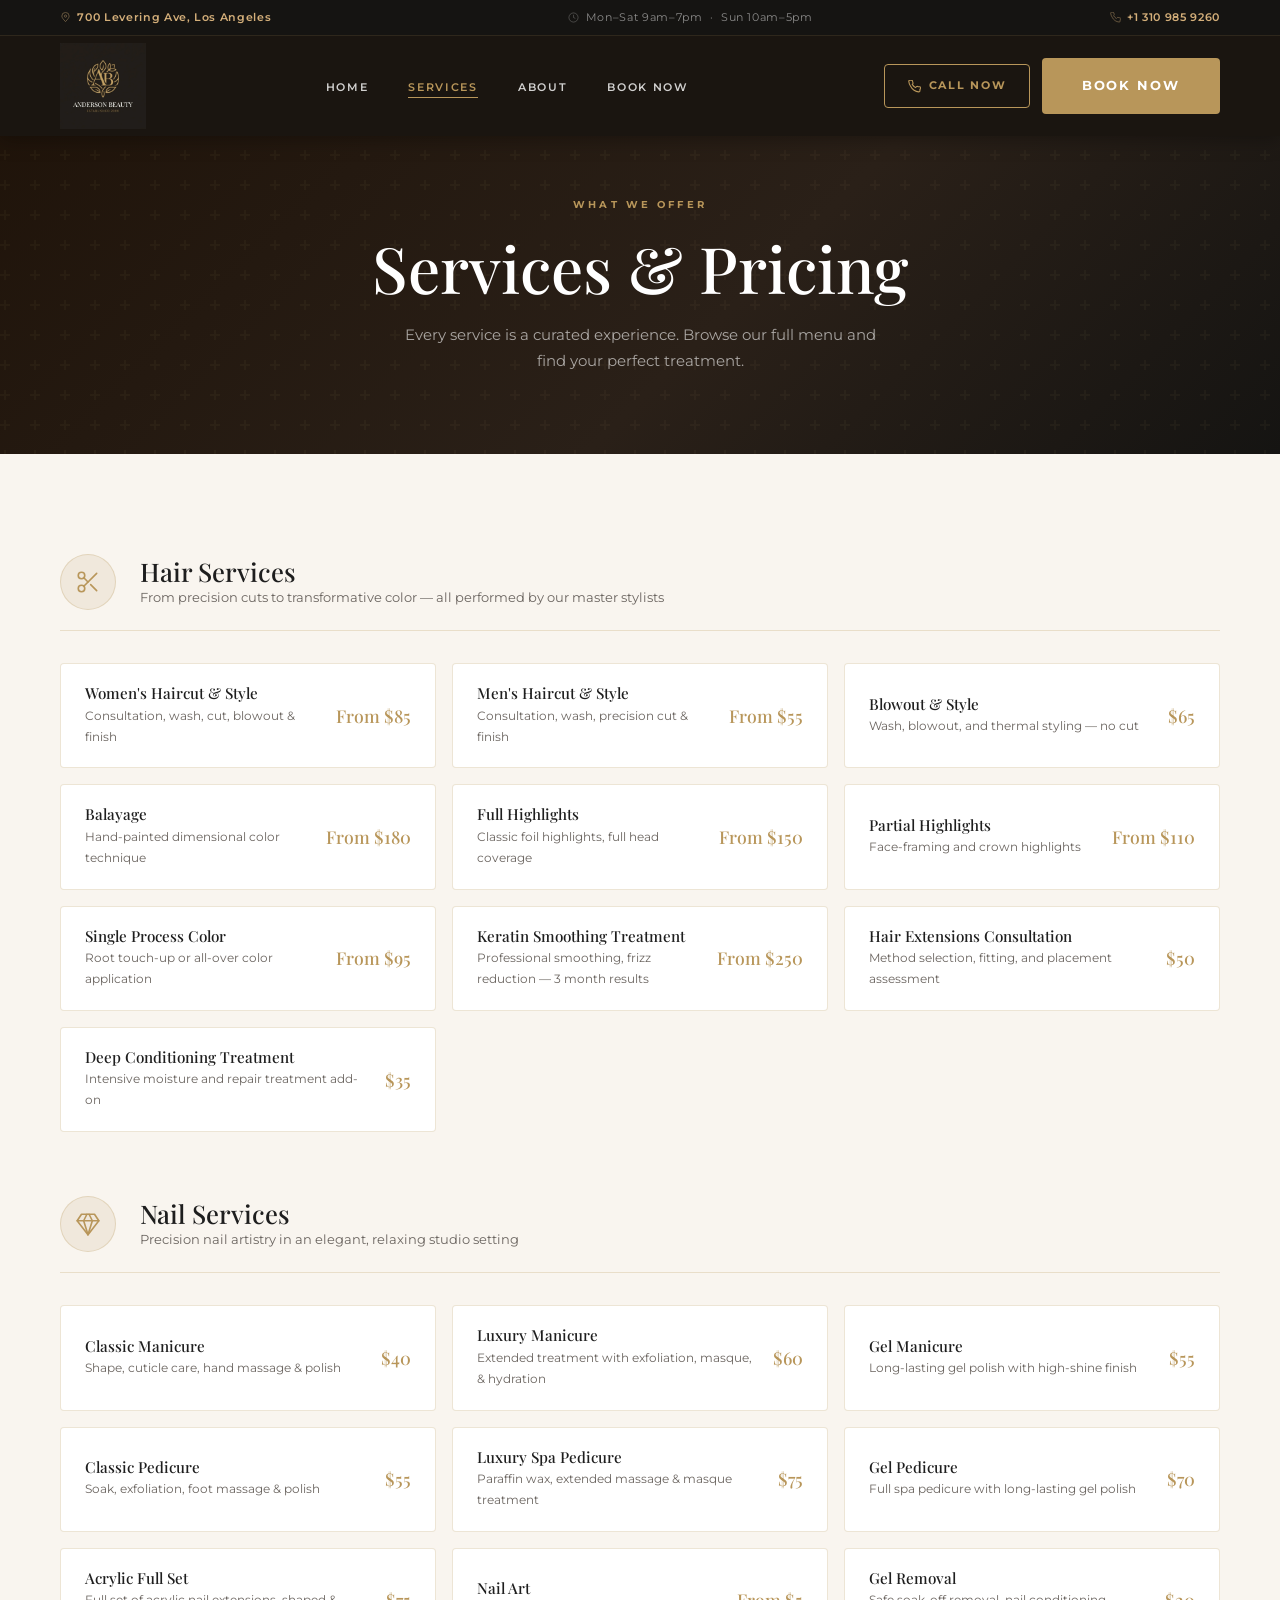
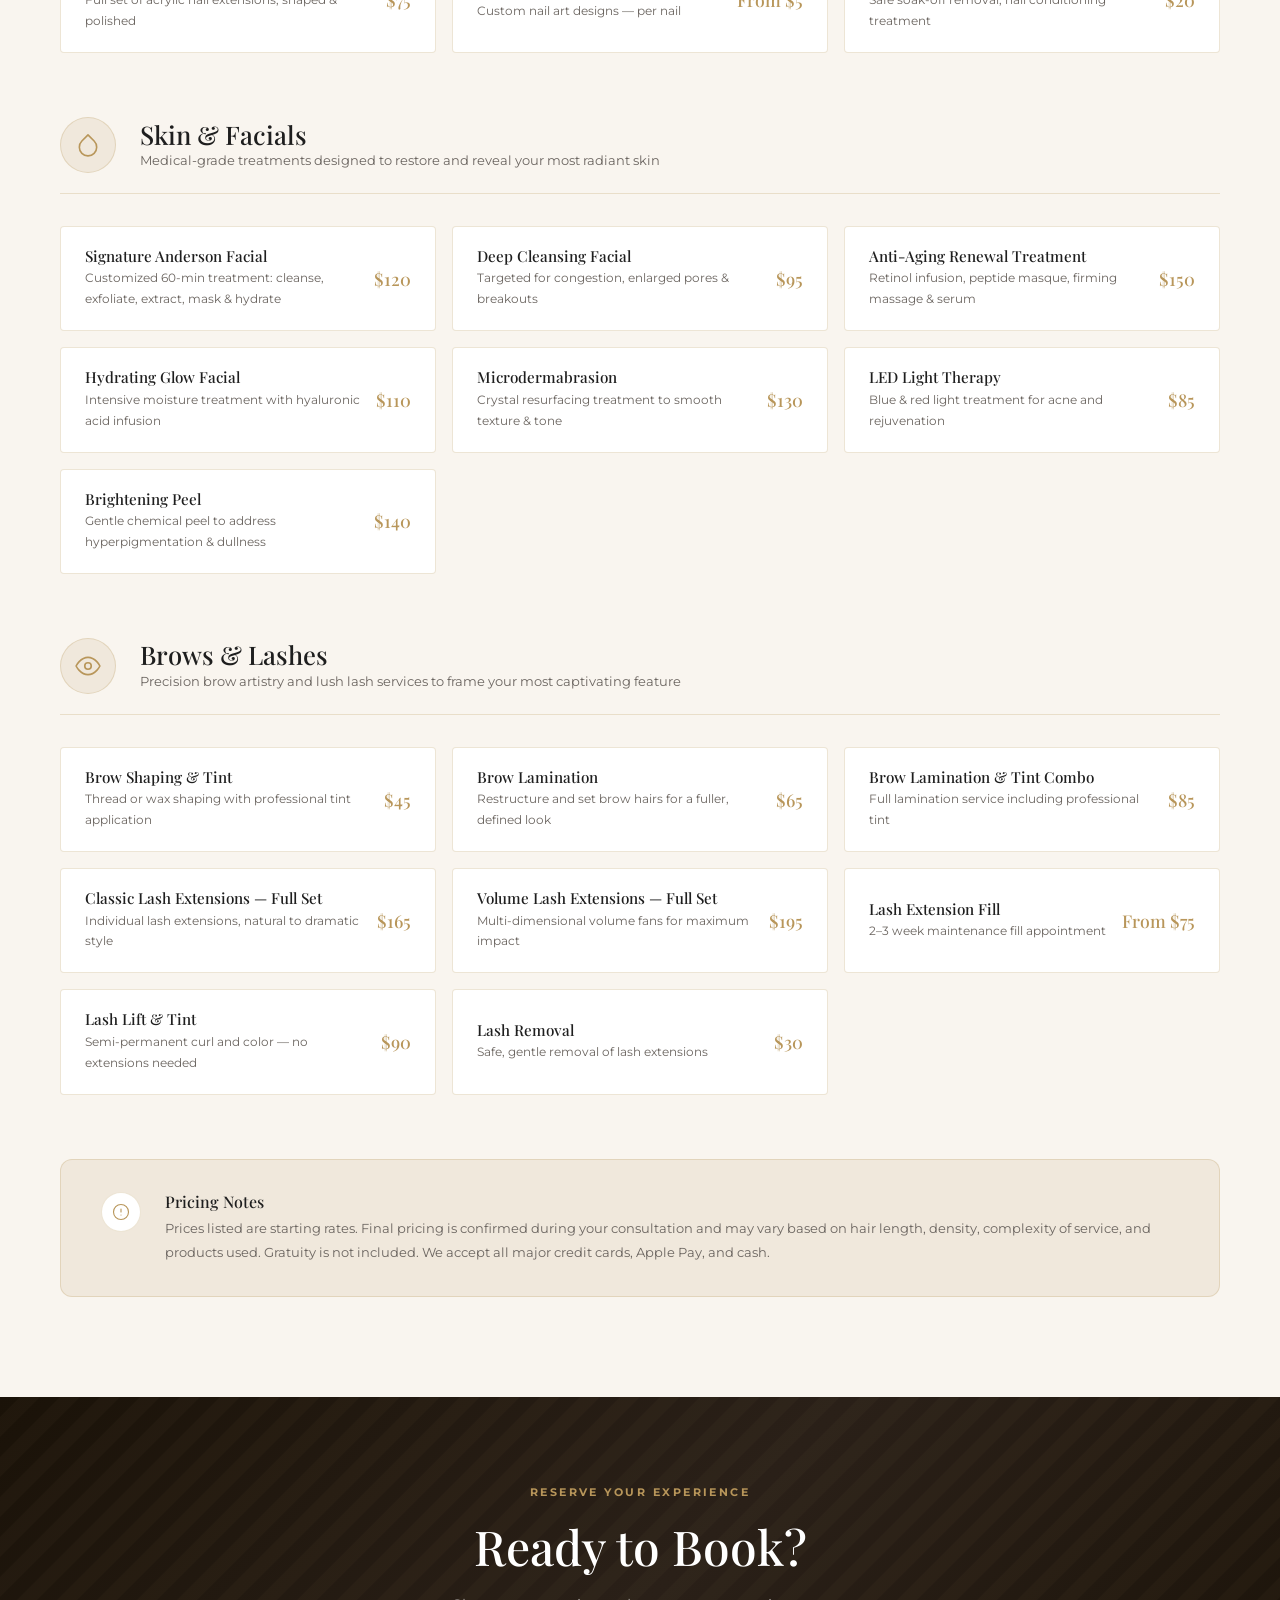
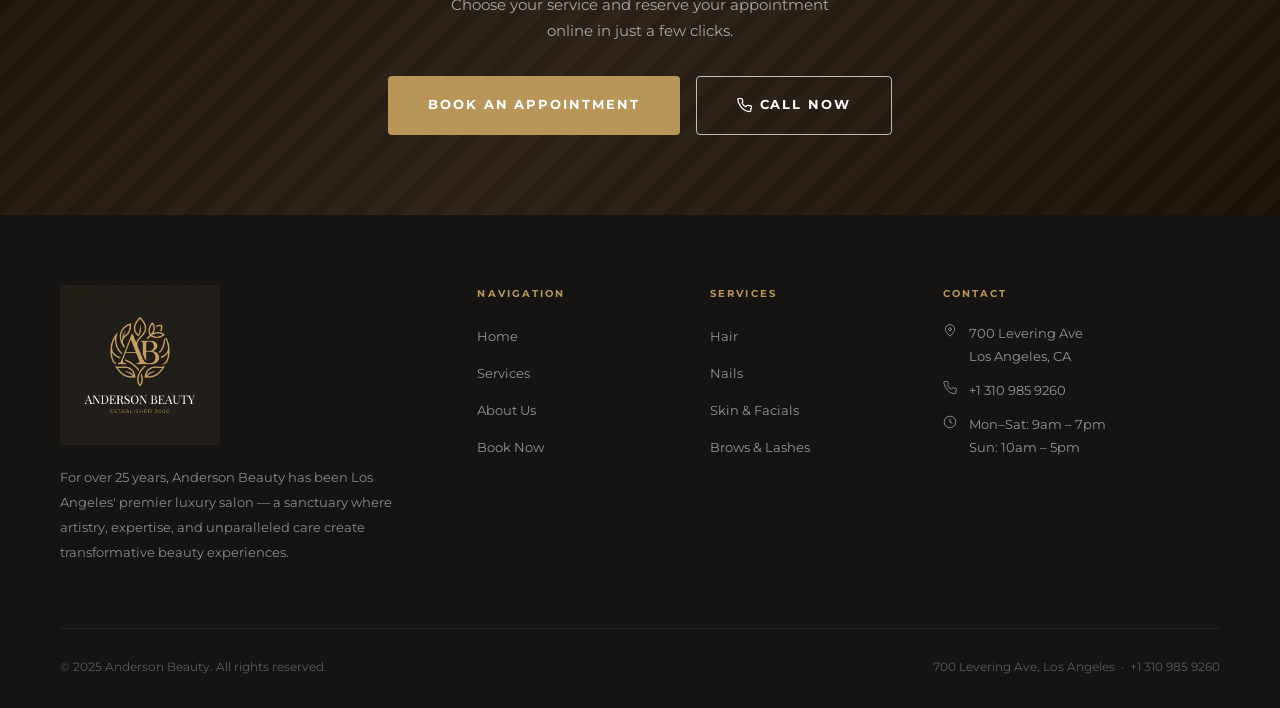
<file: services.html>
<!DOCTYPE html>
<html lang="en">
<head>
  <meta charset="UTF-8">
  <meta name="viewport" content="width=device-width, initial-scale=1.0">
  <title>Services &amp; Pricing — Anderson Beauty</title>
  <meta name="description" content="Browse all beauty services and pricing at Anderson Beauty, Los Angeles. Hair, nails, facials, brows, and lashes.">
  <link rel="stylesheet" href="css/styles.css">
  <link rel="icon" type="image/x-icon" href="favicon.ico">
  <link rel="icon" type="image/png" sizes="32x32" href="favicon-32.png">
</head>
<body>

  <!-- TOP BAR -->
  <div class="topbar">
    <div class="container">
      <div class="topbar-inner">
        <a href="https://maps.google.com/?q=700+Levering+Ave,+Los+Angeles,+CA" target="_blank" rel="noopener" class="topbar-item">
          <svg width="11" height="11" viewBox="0 0 24 24" fill="none" stroke="currentColor" stroke-width="1.5"><path d="M12 21c-4.97-5.4-8-9.1-8-12a8 8 0 0116 0c0 2.9-3.03 6.6-8 12z"/><circle cx="12" cy="9" r="2.5"/></svg>
          700 Levering Ave, Los Angeles
        </a>
        <div class="topbar-item">
          <svg width="11" height="11" viewBox="0 0 24 24" fill="none" stroke="currentColor" stroke-width="1.5"><circle cx="12" cy="12" r="10"/><path d="M12 6v6l4 2"/></svg>
          Mon–Sat 9am–7pm &nbsp;·&nbsp; Sun 10am–5pm
        </div>
        <a href="tel:+13109859260" class="topbar-item topbar-phone">
          <svg width="11" height="11" viewBox="0 0 24 24" fill="none" stroke="currentColor" stroke-width="1.5"><path d="M22 16.92v3a2 2 0 01-2.18 2 19.79 19.79 0 01-8.63-3.07A19.5 19.5 0 014.5 11.12 19.79 19.79 0 011.44 2.5 2 2 0 013.42.5h3a2 2 0 012 1.72c.127.96.361 1.903.7 2.81a2 2 0 01-.45 2.11L7.91 8.07a16 16 0 006.02 6.02l1.74-1.74a2 2 0 012.11-.45c.907.339 1.85.573 2.81.7A2 2 0 0122 16.92z"/></svg>
          +1 310 985 9260
        </a>
      </div>
    </div>
  </div>

  <!-- NAVIGATION -->
  <nav class="nav nav-solid" id="nav">
    <div class="nav-inner">
      <a href="index.html" class="nav-logo">
        <img src="logo.png" alt="Anderson Beauty" class="nav-logo-img">
      </a>
      <ul class="nav-links">
        <li><a href="index.html" class="nav-link">Home</a></li>
        <li><a href="services.html" class="nav-link">Services</a></li>
        <li><a href="about.html" class="nav-link">About</a></li>
        <li><a href="book.html" class="nav-link">Book Now</a></li>
      </ul>
      <div style="display:flex;align-items:center;gap:0.75rem;" class="nav-cta">
        <a href="tel:+13109859260" class="btn btn-outline" style="padding:0.7rem 1.4rem;font-size:0.7rem;">
          <svg width="13" height="13" viewBox="0 0 24 24" fill="none" stroke="currentColor" stroke-width="2"><path d="M22 16.92v3a2 2 0 01-2.18 2 19.79 19.79 0 01-8.63-3.07A19.5 19.5 0 014.5 11.12 19.79 19.79 0 011.44 2.5 2 2 0 013.42.5h3a2 2 0 012 1.72c.127.96.361 1.903.7 2.81a2 2 0 01-.45 2.11L7.91 8.07a16 16 0 006.02 6.02l1.74-1.74a2 2 0 012.11-.45c.907.339 1.85.573 2.81.7A2 2 0 0122 16.92z"/></svg>
          Call Now
        </a>
        <a href="book.html" class="btn btn-primary btn-lg">Book Now</a>
      </div>
      <button class="nav-toggle" aria-label="Menu"><span></span><span></span><span></span></button>
    </div>
  </nav>

  <!-- MOBILE MENU -->
  <div class="mobile-menu">
    <a href="index.html" class="nav-link">Home</a>
    <a href="services.html" class="nav-link">Services</a>
    <a href="about.html" class="nav-link">About</a>
    <a href="book.html" class="nav-link">Book Now</a>
    <a href="tel:+13109859260" class="btn btn-outline" style="align-self:flex-start;font-size:0.72rem;">+1 310 985 9260</a>
    <a href="book.html" class="btn btn-primary" style="align-self:flex-start">Book an Appointment</a>
  </div>

  <!-- PAGE HERO -->
  <div class="page-hero">
    <div class="container">
      <div class="page-hero-label">What We Offer</div>
      <h1>Services &amp; Pricing</h1>
      <p>Every service is a curated experience. Browse our full menu and find your perfect treatment.</p>
    </div>
  </div>

  <!-- SERVICES CONTENT -->
  <section class="section">
    <div class="container">

      <!-- Hair -->
      <div class="services-category fade-up" id="hair">
        <div class="category-header">
          <div class="category-icon">
            <svg width="26" height="26" viewBox="0 0 24 24" fill="none" stroke="var(--gold)" stroke-width="1.5" stroke-linecap="round" stroke-linejoin="round"><circle cx="6" cy="6" r="3"/><circle cx="6" cy="18" r="3"/><line x1="20" y1="4" x2="8.12" y2="15.88"/><line x1="14.47" y1="14.48" x2="20" y2="20"/><line x1="8.12" y1="8.12" x2="12" y2="12"/></svg>
          </div>
          <div class="category-info">
            <h2>Hair Services</h2>
            <p>From precision cuts to transformative color — all performed by our master stylists</p>
          </div>
        </div>
        <div class="services-list">
          <div class="service-row"><div class="service-row-info"><h4>Women's Haircut &amp; Style</h4><p>Consultation, wash, cut, blowout &amp; finish</p></div><div class="service-price">From $85</div></div>
          <div class="service-row"><div class="service-row-info"><h4>Men's Haircut &amp; Style</h4><p>Consultation, wash, precision cut &amp; finish</p></div><div class="service-price">From $55</div></div>
          <div class="service-row"><div class="service-row-info"><h4>Blowout &amp; Style</h4><p>Wash, blowout, and thermal styling — no cut</p></div><div class="service-price">$65</div></div>
          <div class="service-row"><div class="service-row-info"><h4>Balayage</h4><p>Hand-painted dimensional color technique</p></div><div class="service-price">From $180</div></div>
          <div class="service-row"><div class="service-row-info"><h4>Full Highlights</h4><p>Classic foil highlights, full head coverage</p></div><div class="service-price">From $150</div></div>
          <div class="service-row"><div class="service-row-info"><h4>Partial Highlights</h4><p>Face-framing and crown highlights</p></div><div class="service-price">From $110</div></div>
          <div class="service-row"><div class="service-row-info"><h4>Single Process Color</h4><p>Root touch-up or all-over color application</p></div><div class="service-price">From $95</div></div>
          <div class="service-row"><div class="service-row-info"><h4>Keratin Smoothing Treatment</h4><p>Professional smoothing, frizz reduction — 3 month results</p></div><div class="service-price">From $250</div></div>
          <div class="service-row"><div class="service-row-info"><h4>Hair Extensions Consultation</h4><p>Method selection, fitting, and placement assessment</p></div><div class="service-price">$50</div></div>
          <div class="service-row"><div class="service-row-info"><h4>Deep Conditioning Treatment</h4><p>Intensive moisture and repair treatment add-on</p></div><div class="service-price">$35</div></div>
        </div>
      </div>

      <!-- Nails -->
      <div class="services-category fade-up" id="nails">
        <div class="category-header">
          <div class="category-icon">
            <svg width="26" height="26" viewBox="0 0 24 24" fill="none" stroke="var(--gold)" stroke-width="1.5" stroke-linecap="round" stroke-linejoin="round"><path d="M6 3h12l4 6-10 13L2 9z"/><path d="M11 3 8 9l4 13 4-13-3-6"/><path d="M2 9h20"/></svg>
          </div>
          <div class="category-info">
            <h2>Nail Services</h2>
            <p>Precision nail artistry in an elegant, relaxing studio setting</p>
          </div>
        </div>
        <div class="services-list">
          <div class="service-row"><div class="service-row-info"><h4>Classic Manicure</h4><p>Shape, cuticle care, hand massage &amp; polish</p></div><div class="service-price">$40</div></div>
          <div class="service-row"><div class="service-row-info"><h4>Luxury Manicure</h4><p>Extended treatment with exfoliation, masque, &amp; hydration</p></div><div class="service-price">$60</div></div>
          <div class="service-row"><div class="service-row-info"><h4>Gel Manicure</h4><p>Long-lasting gel polish with high-shine finish</p></div><div class="service-price">$55</div></div>
          <div class="service-row"><div class="service-row-info"><h4>Classic Pedicure</h4><p>Soak, exfoliation, foot massage &amp; polish</p></div><div class="service-price">$55</div></div>
          <div class="service-row"><div class="service-row-info"><h4>Luxury Spa Pedicure</h4><p>Paraffin wax, extended massage &amp; masque treatment</p></div><div class="service-price">$75</div></div>
          <div class="service-row"><div class="service-row-info"><h4>Gel Pedicure</h4><p>Full spa pedicure with long-lasting gel polish</p></div><div class="service-price">$70</div></div>
          <div class="service-row"><div class="service-row-info"><h4>Acrylic Full Set</h4><p>Full set of acrylic nail extensions, shaped &amp; polished</p></div><div class="service-price">$75</div></div>
          <div class="service-row"><div class="service-row-info"><h4>Nail Art</h4><p>Custom nail art designs — per nail</p></div><div class="service-price">From $5</div></div>
          <div class="service-row"><div class="service-row-info"><h4>Gel Removal</h4><p>Safe soak-off removal, nail conditioning treatment</p></div><div class="service-price">$20</div></div>
        </div>
      </div>

      <!-- Skin -->
      <div class="services-category fade-up" id="skin">
        <div class="category-header">
          <div class="category-icon">
            <svg width="26" height="26" viewBox="0 0 24 24" fill="none" stroke="var(--gold)" stroke-width="1.5" stroke-linecap="round" stroke-linejoin="round"><path d="M12 2.69l5.66 5.66a8 8 0 1 1-11.31 0z"/></svg>
          </div>
          <div class="category-info">
            <h2>Skin &amp; Facials</h2>
            <p>Medical-grade treatments designed to restore and reveal your most radiant skin</p>
          </div>
        </div>
        <div class="services-list">
          <div class="service-row"><div class="service-row-info"><h4>Signature Anderson Facial</h4><p>Customized 60-min treatment: cleanse, exfoliate, extract, mask &amp; hydrate</p></div><div class="service-price">$120</div></div>
          <div class="service-row"><div class="service-row-info"><h4>Deep Cleansing Facial</h4><p>Targeted for congestion, enlarged pores &amp; breakouts</p></div><div class="service-price">$95</div></div>
          <div class="service-row"><div class="service-row-info"><h4>Anti-Aging Renewal Treatment</h4><p>Retinol infusion, peptide masque, firming massage &amp; serum</p></div><div class="service-price">$150</div></div>
          <div class="service-row"><div class="service-row-info"><h4>Hydrating Glow Facial</h4><p>Intensive moisture treatment with hyaluronic acid infusion</p></div><div class="service-price">$110</div></div>
          <div class="service-row"><div class="service-row-info"><h4>Microdermabrasion</h4><p>Crystal resurfacing treatment to smooth texture &amp; tone</p></div><div class="service-price">$130</div></div>
          <div class="service-row"><div class="service-row-info"><h4>LED Light Therapy</h4><p>Blue &amp; red light treatment for acne and rejuvenation</p></div><div class="service-price">$85</div></div>
          <div class="service-row"><div class="service-row-info"><h4>Brightening Peel</h4><p>Gentle chemical peel to address hyperpigmentation &amp; dullness</p></div><div class="service-price">$140</div></div>
        </div>
      </div>

      <!-- Brows & Lashes -->
      <div class="services-category fade-up" id="lashes">
        <div class="category-header">
          <div class="category-icon">
            <svg width="26" height="26" viewBox="0 0 24 24" fill="none" stroke="var(--gold)" stroke-width="1.5" stroke-linecap="round" stroke-linejoin="round"><path d="M1 12s4-8 11-8 11 8 11 8-4 8-11 8-11-8-11-8z"/><circle cx="12" cy="12" r="3"/></svg>
          </div>
          <div class="category-info">
            <h2>Brows &amp; Lashes</h2>
            <p>Precision brow artistry and lush lash services to frame your most captivating feature</p>
          </div>
        </div>
        <div class="services-list">
          <div class="service-row"><div class="service-row-info"><h4>Brow Shaping &amp; Tint</h4><p>Thread or wax shaping with professional tint application</p></div><div class="service-price">$45</div></div>
          <div class="service-row"><div class="service-row-info"><h4>Brow Lamination</h4><p>Restructure and set brow hairs for a fuller, defined look</p></div><div class="service-price">$65</div></div>
          <div class="service-row"><div class="service-row-info"><h4>Brow Lamination &amp; Tint Combo</h4><p>Full lamination service including professional tint</p></div><div class="service-price">$85</div></div>
          <div class="service-row"><div class="service-row-info"><h4>Classic Lash Extensions — Full Set</h4><p>Individual lash extensions, natural to dramatic style</p></div><div class="service-price">$165</div></div>
          <div class="service-row"><div class="service-row-info"><h4>Volume Lash Extensions — Full Set</h4><p>Multi-dimensional volume fans for maximum impact</p></div><div class="service-price">$195</div></div>
          <div class="service-row"><div class="service-row-info"><h4>Lash Extension Fill</h4><p>2–3 week maintenance fill appointment</p></div><div class="service-price">From $75</div></div>
          <div class="service-row"><div class="service-row-info"><h4>Lash Lift &amp; Tint</h4><p>Semi-permanent curl and color — no extensions needed</p></div><div class="service-price">$90</div></div>
          <div class="service-row"><div class="service-row-info"><h4>Lash Removal</h4><p>Safe, gentle removal of lash extensions</p></div><div class="service-price">$30</div></div>
        </div>
      </div>

      <!-- Note -->
      <div class="fade-up" style="background: var(--cream-dark); border: 1px solid var(--border); border-radius: 12px; padding: 2rem 2.5rem; margin-top: 2rem; display:flex; align-items:flex-start; gap:1.5rem;">
        <div style="flex-shrink:0; width:40px; height:40px; border-radius:50%; background:var(--white); border:1px solid var(--border); display:flex; align-items:center; justify-content:center;">
          <svg width="18" height="18" viewBox="0 0 24 24" fill="none" stroke="var(--gold)" stroke-width="1.5" stroke-linecap="round"><circle cx="12" cy="12" r="10"/><line x1="12" y1="8" x2="12" y2="12"/><line x1="12" y1="16" x2="12.01" y2="16"/></svg>
        </div>
        <div>
          <h4 style="font-size:1rem; color:var(--charcoal); margin-bottom:0.4rem;">Pricing Notes</h4>
          <p style="font-size:0.82rem; color:var(--text-muted); line-height:1.8; margin:0;">Prices listed are starting rates. Final pricing is confirmed during your consultation and may vary based on hair length, density, complexity of service, and products used. Gratuity is not included. We accept all major credit cards, Apple Pay, and cash.</p>
        </div>
      </div>

    </div>
  </section>

  <!-- CTA -->
  <div class="cta-banner">
    <div class="container">
      <span class="section-label">Reserve Your Experience</span>
      <h2>Ready to Book?</h2>
      <p>Choose your service and reserve your appointment online in just a few clicks.</p>
      <div style="display:flex;gap:1rem;justify-content:center;flex-wrap:wrap;">
        <a href="book.html" class="btn btn-primary btn-lg">Book an Appointment</a>
        <a href="tel:+13109859260" class="btn btn-outline-white btn-lg">
          <svg width="15" height="15" viewBox="0 0 24 24" fill="none" stroke="currentColor" stroke-width="2"><path d="M22 16.92v3a2 2 0 01-2.18 2 19.79 19.79 0 01-8.63-3.07A19.5 19.5 0 014.5 11.12 19.79 19.79 0 011.44 2.5 2 2 0 013.42.5h3a2 2 0 012 1.72c.127.96.361 1.903.7 2.81a2 2 0 01-.45 2.11L7.91 8.07a16 16 0 006.02 6.02l1.74-1.74a2 2 0 012.11-.45c.907.339 1.85.573 2.81.7A2 2 0 0122 16.92z"/></svg>
          Call Now
        </a>
      </div>
    </div>
  </div>

  <!-- FOOTER -->
  <footer class="footer">
    <div class="container">
      <div class="footer-grid">
        <div class="footer-brand">
          <div class="nav-logo">
            <img src="logo.png" alt="Anderson Beauty" class="nav-logo-img">
          </div>
          <p class="footer-desc">For over 25 years, Anderson Beauty has been Los Angeles' premier luxury salon — a sanctuary where artistry, expertise, and unparalleled care create transformative beauty experiences.</p>
        </div>
        <div>
          <div class="footer-heading">Navigation</div>
          <ul class="footer-links">
            <li><a href="index.html">Home</a></li>
            <li><a href="services.html">Services</a></li>
            <li><a href="about.html">About Us</a></li>
            <li><a href="book.html">Book Now</a></li>
          </ul>
        </div>
        <div>
          <div class="footer-heading">Services</div>
          <ul class="footer-links">
            <li><a href="#hair">Hair</a></li>
            <li><a href="#nails">Nails</a></li>
            <li><a href="#skin">Skin &amp; Facials</a></li>
            <li><a href="#lashes">Brows &amp; Lashes</a></li>
          </ul>
        </div>
        <div>
          <div class="footer-heading">Contact</div>
          <div class="footer-contact">
            <div class="footer-contact-item">
              <svg width="14" height="14" fill="none" stroke="currentColor" stroke-width="1.5" viewBox="0 0 24 24"><path d="M12 21c-4.97-5.4-8-9.1-8-12a8 8 0 0116 0c0 2.9-3.03 6.6-8 12z"/><circle cx="12" cy="9" r="2.5"/></svg>
              <a href="https://maps.google.com/?q=700+Levering+Ave,+Los+Angeles,+CA" target="_blank" rel="noopener" style="color:rgba(255,255,255,0.55); text-decoration:none;">700 Levering Ave<br>Los Angeles, CA</a>
            </div>
            <div class="footer-contact-item">
              <svg width="14" height="14" fill="none" stroke="currentColor" stroke-width="1.5" viewBox="0 0 24 24"><path d="M22 16.92v3a2 2 0 01-2.18 2 19.79 19.79 0 01-8.63-3.07A19.5 19.5 0 014.5 11.12 19.79 19.79 0 011.44 2.5 2 2 0 013.42.5h3a2 2 0 012 1.72c.127.96.361 1.903.7 2.81a2 2 0 01-.45 2.11L7.91 8.07a16 16 0 006.02 6.02l1.74-1.74a2 2 0 012.11-.45c.907.339 1.85.573 2.81.7A2 2 0 0122 16.92z"/></svg>
              <a href="tel:+13109859260" style="color:rgba(255,255,255,0.55);">+1 310 985 9260</a>
            </div>
            <div class="footer-contact-item">
              <svg width="14" height="14" fill="none" stroke="currentColor" stroke-width="1.5" viewBox="0 0 24 24"><circle cx="12" cy="12" r="10"/><path d="M12 6v6l4 2"/></svg>
              <span>Mon–Sat: 9am – 7pm<br>Sun: 10am – 5pm</span>
            </div>
          </div>
        </div>
      </div>
      <div class="footer-bottom">
        <span>© 2025 Anderson Beauty. All rights reserved.</span>
        <span><a href="https://maps.google.com/?q=700+Levering+Ave,+Los+Angeles,+CA" target="_blank" rel="noopener" style="color:inherit; text-decoration:none;">700 Levering Ave, Los Angeles</a> &nbsp;·&nbsp; +1 310 985 9260</span>
      </div>
    </div>
  </footer>

  <a href="tel:+13109859260" class="call-float" aria-label="Call Anderson Beauty">
    <svg width="14" height="14" viewBox="0 0 24 24" fill="none" stroke="currentColor" stroke-width="2" stroke-linecap="round" stroke-linejoin="round"><path d="M22 16.92v3a2 2 0 01-2.18 2 19.79 19.79 0 01-8.63-3.07A19.5 19.5 0 014.5 11.12 19.79 19.79 0 011.44 2.5 2 2 0 013.42.5h3a2 2 0 012 1.72c.127.96.361 1.903.7 2.81a2 2 0 01-.45 2.11L7.91 8.07a16 16 0 006.02 6.02l1.74-1.74a2 2 0 012.11-.45c.907.339 1.85.573 2.81.7A2 2 0 0122 16.92z"/></svg>
    Call Now
  </a>

  <script src="js/main.js"></script>
</body>
</html>
</file>
<file: css/styles.css>
/* ============================================================
   Anderson Beauty — Global Styles
   ============================================================ */

@import url('https://fonts.googleapis.com/css2?family=Playfair+Display:ital,wght@0,400;0,500;0,600;0,700;1,400;1,500&family=Montserrat:wght@300;400;500;600;700&display=swap');

/* ---------- Variables ---------- */
:root {
  --cream:       #F9F5EF;
  --cream-dark:  #F0E8DC;
  --gold:        #B8965A;
  --gold-light:  #D4AF7A;
  --gold-pale:   #ECD9B8;
  --charcoal:    #1E1E1E;
  --charcoal-mid:#3A3A3A;
  --text:        #2A2826;
  --text-muted:  #6B6560;
  --white:       #FFFFFF;
  --blush:       #EDD5C0;
  --section-dark:#151412;
  --border:      rgba(184,150,90,0.25);
  --shadow:      0 8px 40px rgba(0,0,0,0.08);
  --shadow-lg:   0 20px 60px rgba(0,0,0,0.12);
  --radius:      4px;
  --radius-lg:   12px;

  --font-serif:  'Playfair Display', Georgia, serif;
  --font-sans:   'Montserrat', -apple-system, sans-serif;

  --transition:  0.3s ease;
  --nav-h:       100px;
  --topbar-h:    36px;
}

/* ---------- Reset & Base ---------- */
*, *::before, *::after { box-sizing: border-box; margin: 0; padding: 0; }

html { font-size: 16px; scroll-behavior: smooth; }

body {
  font-family: var(--font-sans);
  background: var(--cream);
  color: var(--text);
  line-height: 1.7;
  -webkit-font-smoothing: antialiased;
}

img { display: block; max-width: 100%; }
a { color: inherit; text-decoration: none; }
ul { list-style: none; }
button { cursor: pointer; font-family: var(--font-sans); border: none; background: none; }

/* ---------- Typography ---------- */
h1, h2, h3, h4 { font-family: var(--font-serif); font-weight: 500; line-height: 1.2; }

.section-label {
  display: inline-block;
  font-family: var(--font-sans);
  font-size: 0.7rem;
  font-weight: 700;
  letter-spacing: 0.22em;
  text-transform: uppercase;
  color: var(--gold);
  margin-bottom: 1rem;
}

.section-title {
  font-size: clamp(2rem, 4vw, 3rem);
  color: var(--charcoal);
  margin-bottom: 1.25rem;
}

.section-title.light { color: var(--cream); }

.section-subtitle {
  font-size: 0.95rem;
  color: var(--text-muted);
  max-width: 520px;
  line-height: 1.8;
}

/* ---------- Buttons ---------- */
.btn {
  display: inline-flex;
  align-items: center;
  gap: 0.5rem;
  padding: 0.875rem 2rem;
  font-size: 0.75rem;
  font-weight: 700;
  letter-spacing: 0.15em;
  text-transform: uppercase;
  border-radius: var(--radius);
  transition: var(--transition);
}

.btn-primary {
  background: var(--gold);
  color: var(--white);
}
.btn-primary:hover {
  background: var(--gold-light);
  transform: translateY(-2px);
  box-shadow: 0 8px 24px rgba(184,150,90,0.4);
}

.btn-outline {
  border: 1.5px solid var(--gold);
  color: var(--gold);
}
.btn-outline:hover {
  background: var(--gold);
  color: var(--white);
  transform: translateY(-2px);
}

.btn-outline-white {
  border: 1.5px solid rgba(255,255,255,0.7);
  color: var(--white);
}
.btn-outline-white:hover {
  background: var(--white);
  color: var(--charcoal);
}

.btn-lg { padding: 1.1rem 2.5rem; font-size: 0.8rem; }

/* ---------- Layout ---------- */
.container {
  width: 92%;
  max-width: 1160px;
  margin: 0 auto;
}

.section {
  padding: 100px 0;
}

.section-dark {
  background: var(--section-dark);
  padding: 100px 0;
}

.section-cream {
  background: var(--cream-dark);
  padding: 100px 0;
}

/* ---------- Divider ---------- */
.divider {
  width: 48px;
  height: 2px;
  background: var(--gold);
  margin: 1.5rem 0;
}
.divider.center { margin: 1.5rem auto; }

/* ---------- Top Bar ---------- */
.topbar {
  position: fixed;
  top: 0; left: 0; right: 0;
  height: var(--topbar-h);
  background: var(--section-dark);
  z-index: 1001;
  display: flex;
  align-items: center;
  border-bottom: 1px solid rgba(184,150,90,0.15);
}
.topbar-inner {
  display: flex;
  align-items: center;
  justify-content: space-between;
  font-size: 0.68rem;
  letter-spacing: 0.06em;
  color: rgba(255,255,255,0.5);
  gap: 1rem;
}
.topbar-item {
  display: flex;
  align-items: center;
  gap: 0.4rem;
  white-space: nowrap;
}
.topbar-item svg { opacity: 0.6; flex-shrink: 0; }
.topbar a {
  color: var(--gold-light);
  font-weight: 600;
  transition: color var(--transition);
  display: flex;
  align-items: center;
  gap: 0.4rem;
}
.topbar a:hover { color: var(--white); }

/* ---------- Navigation ---------- */
.nav {
  position: fixed;
  top: var(--topbar-h); left: 0; right: 0;
  height: var(--nav-h);
  z-index: 1000;
  display: flex;
  align-items: center;
  transition: background var(--transition), box-shadow var(--transition), transform 0.35s ease;
}

.nav.nav-hidden {
  transform: translateY(calc(-100% - var(--topbar-h)));
}

.nav.scrolled {
  background: rgba(26,21,16,0.97);
  box-shadow: 0 2px 20px rgba(0,0,0,0.35);
  backdrop-filter: blur(12px);
}

.nav.nav-solid {
  background: #1a1510;
  box-shadow: 0 2px 20px rgba(0,0,0,0.35);
}

.nav-inner {
  width: 92%;
  max-width: 1160px;
  margin: 0 auto;
  display: flex;
  align-items: center;
  justify-content: space-between;
}

/* Logo */
.nav-logo {
  display: flex;
  align-items: center;
  text-decoration: none;
}

.nav-logo-img {
  height: 86px;
  width: auto;
  display: block;
}

.footer-brand .nav-logo-img {
  height: 160px;
}

/* Nav links */
.nav-links {
  display: flex;
  align-items: center;
  gap: 2.5rem;
}

.nav-link {
  font-size: 0.7rem;
  font-weight: 600;
  letter-spacing: 0.15em;
  text-transform: uppercase;
  color: rgba(255,255,255,0.8);
  transition: color var(--transition);
  position: relative;
}

.nav-link::after {
  content: '';
  position: absolute;
  bottom: -4px; left: 0;
  width: 0; height: 1.5px;
  background: var(--gold);
  transition: width var(--transition);
}

.nav-link:hover { color: var(--gold); }
.nav-link:hover::after { width: 100%; }
.nav-link.active { color: var(--gold); }
.nav-link.active::after { width: 100%; }

.nav-cta {
  margin-left: 1rem;
}

/* Hamburger */
.nav-toggle {
  display: none;
  flex-direction: column;
  gap: 5px;
  padding: 4px;
}
.nav-toggle span {
  display: block;
  width: 24px;
  height: 1.5px;
  background: var(--white);
  transition: var(--transition);
}

/* Mobile nav */
.mobile-menu {
  display: none;
  position: fixed;
  top: var(--nav-h); left: 0; right: 0;
  background: #1a1510;
  padding: 2rem 5%;
  box-shadow: var(--shadow);
  z-index: 999;
  flex-direction: column;
  gap: 1.5rem;
}
.mobile-menu.open { display: flex; }
.mobile-menu .nav-link { font-size: 0.8rem; color: rgba(255,255,255,0.85); }

/* ---------- Footer ---------- */
.footer {
  background: var(--section-dark);
  color: rgba(255,255,255,0.7);
  padding: 70px 0 30px;
}

.footer-grid {
  display: grid;
  grid-template-columns: 2fr 1fr 1fr 1.5fr;
  gap: 3rem;
  margin-bottom: 4rem;
}


.footer-desc {
  font-size: 0.82rem;
  line-height: 1.9;
  margin-top: 1.25rem;
  color: rgba(255,255,255,0.5);
}

.footer-heading {
  font-size: 0.65rem;
  font-weight: 700;
  letter-spacing: 0.2em;
  text-transform: uppercase;
  color: var(--gold);
  margin-bottom: 1.25rem;
}

.footer-links { display: flex; flex-direction: column; gap: 0.6rem; }
.footer-links a {
  font-size: 0.82rem;
  color: rgba(255,255,255,0.55);
  transition: color var(--transition);
}
.footer-links a:hover { color: var(--gold-light); }

.footer-contact { display: flex; flex-direction: column; gap: 0.75rem; }
.footer-contact-item {
  display: flex;
  align-items: flex-start;
  gap: 0.75rem;
  font-size: 0.82rem;
  color: rgba(255,255,255,0.55);
}
.footer-contact-item svg { flex-shrink: 0; margin-top: 2px; }

.footer-bottom {
  border-top: 1px solid rgba(255,255,255,0.08);
  padding-top: 1.75rem;
  display: flex;
  align-items: center;
  justify-content: space-between;
  font-size: 0.75rem;
  color: rgba(255,255,255,0.3);
}

/* ---------- Hero ---------- */
.hero {
  position: relative;
  min-height: 100vh;
  display: flex;
  align-items: center;
  overflow: hidden;
  background: var(--charcoal);
}

.hero-bg {
  position: absolute;
  inset: 0;
  background:
    linear-gradient(135deg,
      rgba(21,20,18,0.92) 0%,
      rgba(40,30,20,0.7) 50%,
      rgba(21,20,18,0.88) 100%),
    url("data:image/svg+xml,%3Csvg width='60' height='60' viewBox='0 0 60 60' xmlns='http://www.w3.org/2000/svg'%3E%3Cg fill='none' fill-rule='evenodd'%3E%3Cg fill='%23b8965a' fill-opacity='0.06'%3E%3Cpath d='M36 34v-4h-2v4h-4v2h4v4h2v-4h4v-2h-4zm0-30V0h-2v4h-4v2h4v4h2V6h4V4h-4zM6 34v-4H4v4H0v2h4v4h2v-4h4v-2H6zM6 4V0H4v4H0v2h4v4h2V6h4V4H6z'/%3E%3C/g%3E%3C/g%3E%3C/svg%3E");
  background-size: cover, 60px 60px;
}

.hero-accent {
  position: absolute;
  right: 0; top: 0; bottom: 0;
  width: 45%;
  background: linear-gradient(135deg, transparent 0%, rgba(184,150,90,0.06) 100%);
  clip-path: polygon(15% 0%, 100% 0%, 100% 100%, 0% 100%);
}

.hero-content {
  position: relative;
  z-index: 2;
  padding-top: calc(var(--topbar-h) + var(--nav-h));
}

.hero-est {
  font-size: 0.65rem;
  font-weight: 600;
  letter-spacing: 0.3em;
  text-transform: uppercase;
  color: var(--gold);
  margin-bottom: 1.5rem;
  display: flex;
  align-items: center;
  gap: 1rem;
}
.hero-est::before {
  content: '';
  display: inline-block;
  width: 32px;
  height: 1px;
  background: var(--gold);
}

.hero-title {
  font-size: clamp(3rem, 7vw, 5.5rem);
  color: var(--white);
  line-height: 1.05;
  max-width: 700px;
  margin-bottom: 1.5rem;
}

.hero-title em {
  font-style: italic;
  color: var(--gold-light);
}

.hero-sub {
  font-size: 0.95rem;
  color: rgba(255,255,255,0.65);
  max-width: 460px;
  line-height: 1.8;
  margin-bottom: 2.5rem;
}

.hero-actions {
  display: flex;
  gap: 1rem;
  flex-wrap: wrap;
}

.hero-scroll {
  position: absolute;
  bottom: 2.5rem;
  left: 50%;
  transform: translateX(-50%);
  display: flex;
  flex-direction: column;
  align-items: center;
  gap: 0.5rem;
  color: rgba(255,255,255,0.4);
  font-size: 0.6rem;
  font-weight: 600;
  letter-spacing: 0.2em;
  text-transform: uppercase;
  animation: scrollBounce 2s ease-in-out infinite;
  z-index: 2;
}

.scroll-line {
  width: 1px;
  height: 40px;
  background: linear-gradient(to bottom, rgba(184,150,90,0.6), transparent);
}

@keyframes scrollBounce {
  0%, 100% { transform: translateX(-50%) translateY(0); }
  50% { transform: translateX(-50%) translateY(6px); }
}

/* ---------- Stats Bar ---------- */
.stats-bar {
  background: var(--white);
  padding: 2rem 0;
  border-bottom: 1px solid var(--border);
}

.stats-inner {
  display: grid;
  grid-template-columns: repeat(4, 1fr);
  gap: 1rem;
}

.stat-item {
  text-align: center;
  padding: 1rem;
  border-right: 1px solid var(--border);
}
.stat-item:last-child { border-right: none; }

.stat-num {
  font-family: var(--font-serif);
  font-size: 2.2rem;
  color: var(--gold);
  line-height: 1;
  margin-bottom: 0.25rem;
}

.stat-label {
  font-size: 0.68rem;
  font-weight: 600;
  letter-spacing: 0.12em;
  text-transform: uppercase;
  color: var(--text-muted);
}

/* ---------- Services Preview ---------- */
.services-grid {
  display: grid;
  grid-template-columns: repeat(auto-fit, minmax(240px, 1fr));
  gap: 1.5rem;
}

.service-card {
  background: var(--white);
  border: 1px solid var(--border);
  border-radius: var(--radius-lg);
  padding: 2.5rem 2rem;
  transition: var(--transition);
  position: relative;
  overflow: hidden;
}

.service-card::before {
  content: '';
  position: absolute;
  top: 0; left: 0;
  width: 3px; height: 0;
  background: var(--gold);
  transition: height var(--transition);
}

.service-card:hover {
  transform: translateY(-4px);
  box-shadow: var(--shadow-lg);
  border-color: var(--gold-pale);
}
.service-card:hover::before { height: 100%; }

.service-icon {
  width: 52px;
  height: 52px;
  background: var(--cream-dark);
  border-radius: 50%;
  display: flex;
  align-items: center;
  justify-content: center;
  margin-bottom: 1.25rem;
  font-size: 1.4rem;
}

.service-card h3 {
  font-size: 1.2rem;
  color: var(--charcoal);
  margin-bottom: 0.75rem;
}

.service-card p {
  font-size: 0.83rem;
  color: var(--text-muted);
  line-height: 1.75;
}

.service-link {
  display: inline-flex;
  align-items: center;
  gap: 0.4rem;
  margin-top: 1.25rem;
  font-size: 0.7rem;
  font-weight: 700;
  letter-spacing: 0.12em;
  text-transform: uppercase;
  color: var(--gold);
  transition: gap var(--transition);
}
.service-link:hover { gap: 0.7rem; }

/* ---------- Feature Split ---------- */
.feature-split {
  display: grid;
  grid-template-columns: 1fr 1fr;
  gap: 0;
  min-height: 560px;
}

.feature-image {
  background: linear-gradient(135deg, #2A2018 0%, #3D2E1A 50%, #1A1208 100%);
  position: relative;
  overflow: hidden;
}

.feature-image-inner {
  position: absolute;
  inset: 0;
  display: flex;
  align-items: center;
  justify-content: center;
}

.feature-image-pattern {
  width: 200px;
  height: 200px;
  border: 1px solid rgba(184,150,90,0.3);
  border-radius: 50%;
  display: flex;
  align-items: center;
  justify-content: center;
  position: relative;
}
.feature-image-pattern::before {
  content: '';
  position: absolute;
  inset: 16px;
  border: 1px solid rgba(184,150,90,0.2);
  border-radius: 50%;
}

.feature-image-text {
  font-family: var(--font-serif);
  font-size: 1.2rem;
  font-style: italic;
  color: var(--gold-light);
  text-align: center;
  padding: 1rem;
}

.feature-content {
  background: var(--white);
  padding: 5rem;
  display: flex;
  flex-direction: column;
  justify-content: center;
}

.feature-list {
  display: flex;
  flex-direction: column;
  gap: 1.25rem;
  margin-top: 1.5rem;
}

.feature-item {
  display: flex;
  align-items: flex-start;
  gap: 1rem;
}

.feature-dot {
  width: 8px;
  height: 8px;
  background: var(--gold);
  border-radius: 50%;
  margin-top: 7px;
  flex-shrink: 0;
}

.feature-item-text h4 {
  font-size: 0.95rem;
  color: var(--charcoal);
  margin-bottom: 0.2rem;
}

.feature-item-text p {
  font-size: 0.8rem;
  color: var(--text-muted);
}

/* ---------- Testimonials ---------- */
.testimonials-grid {
  display: grid;
  grid-template-columns: repeat(3, 1fr);
  gap: 2rem;
  margin-top: 3rem;
}

.testimonial-card {
  background: rgba(255,255,255,0.04);
  border: 1px solid rgba(184,150,90,0.2);
  border-radius: var(--radius-lg);
  padding: 2.5rem 2rem;
}

.testimonial-stars {
  display: flex;
  gap: 3px;
  margin-bottom: 1.25rem;
  color: var(--gold);
  font-size: 0.9rem;
}

.testimonial-text {
  font-family: var(--font-serif);
  font-style: italic;
  font-size: 1rem;
  color: rgba(255,255,255,0.8);
  line-height: 1.8;
  margin-bottom: 1.5rem;
}

.testimonial-author {
  display: flex;
  align-items: center;
  gap: 0.75rem;
}

.author-avatar {
  width: 40px;
  height: 40px;
  border-radius: 50%;
  background: linear-gradient(135deg, var(--gold), var(--gold-light));
  display: flex;
  align-items: center;
  justify-content: center;
  font-family: var(--font-serif);
  font-weight: 600;
  color: var(--white);
  font-size: 0.9rem;
  flex-shrink: 0;
}

.author-info .name {
  font-size: 0.85rem;
  font-weight: 600;
  color: var(--white);
}
.author-info .since {
  font-size: 0.72rem;
  color: rgba(255,255,255,0.4);
}

/* ---------- Team ---------- */
.team-grid {
  display: grid;
  grid-template-columns: repeat(auto-fit, minmax(220px, 1fr));
  gap: 2rem;
  margin-top: 3rem;
}

.team-card {
  text-align: center;
}

.team-photo {
  width: 100%;
  aspect-ratio: 3/4;
  border-radius: var(--radius-lg);
  margin-bottom: 1.5rem;
  position: relative;
  overflow: hidden;
  background: linear-gradient(135deg, #2A2018 0%, #3D2E1A 100%);
}

.team-photo-initial {
  position: absolute;
  inset: 0;
  display: flex;
  align-items: center;
  justify-content: center;
  font-family: var(--font-serif);
  font-size: 4rem;
  color: rgba(184,150,90,0.4);
}

.team-photo-overlay {
  position: absolute;
  bottom: 0; left: 0; right: 0;
  height: 40%;
  background: linear-gradient(to top, rgba(0,0,0,0.7), transparent);
}

.team-card h3 {
  font-size: 1.1rem;
  color: var(--charcoal);
  margin-bottom: 0.25rem;
}

.team-role {
  font-size: 0.7rem;
  font-weight: 600;
  letter-spacing: 0.15em;
  text-transform: uppercase;
  color: var(--gold);
}

/* ---------- CTA Banner ---------- */
.cta-banner {
  background: linear-gradient(135deg, #1A1208 0%, #2A2018 50%, #1A1208 100%);
  padding: 80px 0;
  text-align: center;
  position: relative;
  overflow: hidden;
}

.cta-banner::before {
  content: '';
  position: absolute;
  inset: 0;
  background: url("data:image/svg+xml,%3Csvg width='40' height='40' viewBox='0 0 40 40' xmlns='http://www.w3.org/2000/svg'%3E%3Cg fill='%23b8965a' fill-opacity='0.04'%3E%3Cpath d='M0 40L40 0H20L0 20M40 40V20L20 40'/%3E%3C/g%3E%3C/svg%3E");
}

.cta-banner .container { position: relative; }

.cta-banner h2 {
  font-size: clamp(2rem, 4vw, 3rem);
  color: var(--white);
  margin-bottom: 1rem;
}

.cta-banner p {
  font-size: 0.95rem;
  color: rgba(255,255,255,0.6);
  margin-bottom: 2rem;
  max-width: 420px;
  margin-left: auto;
  margin-right: auto;
}

/* ---------- Page Hero (inner pages) ---------- */
.page-hero {
  background: linear-gradient(135deg, #1E1208 0%, #2A2018 60%, #151412 100%);
  padding: calc(var(--topbar-h) + var(--nav-h) + 60px) 0 80px;
  text-align: center;
  position: relative;
  overflow: hidden;
}

.page-hero::before {
  content: '';
  position: absolute;
  inset: 0;
  background: url("data:image/svg+xml,%3Csvg width='60' height='60' viewBox='0 0 60 60' xmlns='http://www.w3.org/2000/svg'%3E%3Cg fill='none' fill-rule='evenodd'%3E%3Cg fill='%23b8965a' fill-opacity='0.05'%3E%3Cpath d='M36 34v-4h-2v4h-4v2h4v4h2v-4h4v-2h-4zm0-30V0h-2v4h-4v2h4v4h2V6h4V4h-4zM6 34v-4H4v4H0v2h4v4h2v-4h4v-2H6zM6 4V0H4v4H0v2h4v4h2V6h4V4H6z'/%3E%3C/g%3E%3C/g%3E%3C/svg%3E");
}

.page-hero .container { position: relative; }

.page-hero-label {
  font-size: 0.65rem;
  font-weight: 700;
  letter-spacing: 0.3em;
  text-transform: uppercase;
  color: var(--gold);
  margin-bottom: 1rem;
}

.page-hero h1 {
  font-size: clamp(2.5rem, 5vw, 4rem);
  color: var(--white);
  margin-bottom: 1rem;
}

.page-hero p {
  font-size: 0.95rem;
  color: rgba(255,255,255,0.6);
  max-width: 480px;
  margin: 0 auto;
}

/* ---------- Services Page ---------- */
.services-category {
  margin-bottom: 4rem;
}

.category-header {
  display: flex;
  align-items: center;
  gap: 1.5rem;
  margin-bottom: 2rem;
  padding-bottom: 1.25rem;
  border-bottom: 1px solid var(--border);
}

.category-icon {
  width: 56px;
  height: 56px;
  background: var(--cream-dark);
  border-radius: 50%;
  display: flex;
  align-items: center;
  justify-content: center;
  font-size: 1.5rem;
  flex-shrink: 0;
  border: 1px solid var(--border);
}

.category-info h2 {
  font-size: 1.6rem;
  color: var(--charcoal);
}
.category-info p {
  font-size: 0.82rem;
  color: var(--text-muted);
}

.services-list {
  display: grid;
  grid-template-columns: repeat(auto-fit, minmax(300px, 1fr));
  gap: 1rem;
}

.service-row {
  display: flex;
  align-items: center;
  justify-content: space-between;
  padding: 1.25rem 1.5rem;
  background: var(--white);
  border: 1px solid var(--border);
  border-radius: var(--radius);
  transition: var(--transition);
  gap: 1rem;
}

.service-row:hover {
  border-color: var(--gold);
  box-shadow: var(--shadow);
}

.service-row-info h4 {
  font-size: 0.95rem;
  color: var(--charcoal);
  margin-bottom: 0.2rem;
}

.service-row-info p {
  font-size: 0.77rem;
  color: var(--text-muted);
}

.service-price {
  font-family: var(--font-serif);
  font-size: 1.1rem;
  color: var(--gold);
  white-space: nowrap;
  font-weight: 500;
}

/* ---------- About Page ---------- */
.story-split {
  display: grid;
  grid-template-columns: 1fr 1fr;
  gap: 6rem;
  align-items: center;
}

.story-image {
  position: relative;
}

.story-image-main {
  border-radius: var(--radius-lg);
  overflow: hidden;
  aspect-ratio: 4/5;
  background: linear-gradient(135deg, #2A2018 0%, #3D2E1A 50%, #1A1208 100%);
  display: flex;
  align-items: center;
  justify-content: center;
}

.story-image-badge {
  position: absolute;
  bottom: -1.5rem;
  right: -1.5rem;
  width: 140px;
  height: 140px;
  background: var(--gold);
  border-radius: 50%;
  display: flex;
  flex-direction: column;
  align-items: center;
  justify-content: center;
  color: var(--white);
  text-align: center;
  box-shadow: var(--shadow);
}

.story-image-badge .year {
  font-family: var(--font-serif);
  font-size: 2.5rem;
  line-height: 1;
}

.story-image-badge .label {
  font-size: 0.6rem;
  font-weight: 700;
  letter-spacing: 0.1em;
  text-transform: uppercase;
  opacity: 0.85;
}

.story-content .section-subtitle { max-width: 100%; }

.values-grid {
  display: grid;
  grid-template-columns: repeat(3, 1fr);
  gap: 2rem;
  margin-top: 3rem;
}

.value-card {
  text-align: center;
  padding: 2.5rem 1.5rem;
  border: 1px solid var(--border);
  border-radius: var(--radius-lg);
  background: var(--white);
  transition: var(--transition);
}

.value-card:hover {
  transform: translateY(-4px);
  box-shadow: var(--shadow);
  border-color: var(--gold-pale);
}

.value-icon {
  font-size: 2.5rem;
  margin-bottom: 1rem;
}

.value-card h3 {
  font-size: 1.1rem;
  color: var(--charcoal);
  margin-bottom: 0.75rem;
}

.value-card p {
  font-size: 0.82rem;
  color: var(--text-muted);
  line-height: 1.8;
}

/* ---------- Booking Page ---------- */
.booking-wrapper {
  display: grid;
  grid-template-columns: 1fr 340px;
  gap: 3rem;
  align-items: flex-start;
}

/* Steps */
.booking-steps {
  display: flex;
  align-items: center;
  margin-bottom: 3rem;
  overflow-x: auto;
  padding-bottom: 0.5rem;
  scroll-margin-top: calc(var(--topbar-h) + var(--nav-h) + 20px);
}

.step {
  display: flex;
  align-items: center;
  gap: 0.75rem;
  flex-shrink: 0;
}

.step-num {
  width: 36px;
  height: 36px;
  border-radius: 50%;
  border: 2px solid var(--border);
  display: flex;
  align-items: center;
  justify-content: center;
  font-size: 0.75rem;
  font-weight: 700;
  color: var(--text-muted);
  transition: var(--transition);
  flex-shrink: 0;
}

.step-label {
  font-size: 0.7rem;
  font-weight: 600;
  letter-spacing: 0.1em;
  text-transform: uppercase;
  color: var(--text-muted);
  transition: color var(--transition);
}

.step.active .step-num {
  background: var(--gold);
  border-color: var(--gold);
  color: var(--white);
}
.step.active .step-label { color: var(--gold); }

.step.done .step-num {
  background: var(--charcoal);
  border-color: var(--charcoal);
  color: var(--white);
}
.step.done .step-label { color: var(--charcoal); }

.step-connector {
  flex: 1;
  height: 1px;
  background: var(--border);
  margin: 0 0.5rem;
  min-width: 20px;
}
.step-connector.done { background: var(--charcoal); }

/* Step panels */
.step-panel { display: none; }
.step-panel.active {
  display: block;
  animation: stepFadeIn 0.38s ease forwards;
}
@keyframes stepFadeIn {
  from { opacity: 0; transform: translateY(10px); }
  to   { opacity: 1; transform: translateY(0); }
}

.step-panel h2 {
  font-size: 1.6rem;
  color: var(--charcoal);
  margin-bottom: 0.5rem;
}
.step-panel > p {
  font-size: 0.85rem;
  color: var(--text-muted);
  margin-bottom: 2rem;
}

/* Service selection */
.service-categories {
  display: flex;
  gap: 0.5rem;
  flex-wrap: wrap;
  margin-bottom: 2rem;
}

.category-tab {
  padding: 0.5rem 1.25rem;
  border: 1.5px solid var(--border);
  border-radius: 100px;
  font-size: 0.72rem;
  font-weight: 600;
  letter-spacing: 0.1em;
  text-transform: uppercase;
  color: var(--text-muted);
  transition: var(--transition);
  background: var(--white);
}
.category-tab:hover,
.category-tab.active {
  border-color: var(--gold);
  color: var(--gold);
  background: rgba(184,150,90,0.06);
}

.booking-service-list {
  display: flex;
  flex-direction: column;
  gap: 0.75rem;
}

.booking-service-item {
  display: flex;
  align-items: center;
  justify-content: space-between;
  padding: 1.25rem 1.5rem;
  border: 1.5px solid var(--border);
  border-radius: var(--radius);
  cursor: pointer;
  transition: var(--transition);
  background: var(--white);
  gap: 1rem;
}

.booking-service-item:hover {
  border-color: var(--gold);
}

.booking-service-item.selected {
  border-color: var(--gold);
  background: rgba(184,150,90,0.06);
}

.booking-service-item.selected::after {
  content: '✓';
  color: var(--gold);
  font-weight: 700;
  font-size: 1rem;
  flex-shrink: 0;
}

.bsi-info h4 {
  font-size: 0.95rem;
  color: var(--charcoal);
  margin-bottom: 0.2rem;
}
.bsi-info p {
  font-size: 0.78rem;
  color: var(--text-muted);
}

.bsi-meta {
  text-align: right;
  flex-shrink: 0;
}
.bsi-price {
  font-family: var(--font-serif);
  font-size: 1rem;
  color: var(--gold);
  display: block;
}
.bsi-duration {
  font-size: 0.72rem;
  color: var(--text-muted);
}

/* Stylist selection */
.stylist-grid {
  display: grid;
  grid-template-columns: repeat(auto-fit, minmax(180px, 1fr));
  gap: 1rem;
}

.stylist-card {
  border: 1.5px solid var(--border);
  border-radius: var(--radius-lg);
  padding: 1.75rem 1.25rem;
  text-align: center;
  cursor: pointer;
  transition: var(--transition);
  background: var(--white);
}

.stylist-card:hover { border-color: var(--gold); transform: translateY(-2px); }
.stylist-card.selected {
  border-color: var(--gold);
  background: rgba(184,150,90,0.06);
  box-shadow: 0 0 0 3px rgba(184,150,90,0.12);
}

.stylist-avatar {
  width: 72px;
  height: 72px;
  border-radius: 50%;
  background: linear-gradient(135deg, #2A2018, #3D2E1A);
  display: flex;
  align-items: center;
  justify-content: center;
  font-family: var(--font-serif);
  font-size: 1.5rem;
  color: var(--gold-light);
  margin: 0 auto 1rem;
  border: 2px solid var(--border);
}

.stylist-card.selected .stylist-avatar { border-color: var(--gold); }

.stylist-card h3 { font-size: 0.95rem; color: var(--charcoal); margin-bottom: 0.3rem; }
.stylist-role {
  font-size: 0.68rem;
  font-weight: 600;
  letter-spacing: 0.1em;
  text-transform: uppercase;
  color: var(--gold);
  margin-bottom: 0.5rem;
}
.stylist-bio { font-size: 0.77rem; color: var(--text-muted); line-height: 1.6; }

.stylist-schedule {
  margin-top: 0.6rem;
  padding-top: 0.6rem;
  border-top: 1px solid var(--border);
  font-size: 0.7rem;
  color: var(--gold);
  letter-spacing: 0.02em;
  line-height: 1.6;
}

.specialist-hours-note {
  display: flex;
  align-items: center;
  gap: 0.45rem;
  font-size: 0.75rem;
  color: var(--gold);
  background: rgba(184,150,90,0.08);
  border: 1px solid rgba(184,150,90,0.2);
  border-radius: 6px;
  padding: 0.55rem 0.85rem;
  margin-bottom: 1rem;
}

/* Calendar */
.calendar-section {
  display: grid;
  grid-template-columns: 1fr 1fr;
  gap: 2rem;
  align-items: flex-start;
}

.calendar {
  background: var(--white);
  border: 1px solid var(--border);
  border-radius: var(--radius-lg);
  overflow: hidden;
}

.calendar-header {
  display: flex;
  align-items: center;
  justify-content: space-between;
  padding: 1.25rem 1.5rem;
  background: var(--charcoal);
  color: var(--white);
}

.cal-month {
  font-family: var(--font-serif);
  font-size: 1.1rem;
}

.cal-nav {
  width: 32px;
  height: 32px;
  border: 1px solid rgba(255,255,255,0.2);
  border-radius: 50%;
  display: flex;
  align-items: center;
  justify-content: center;
  color: var(--white);
  font-size: 0.9rem;
  transition: var(--transition);
}
.cal-nav:hover { background: rgba(255,255,255,0.1); }

.calendar-grid {
  padding: 1rem 1.25rem 1.5rem;
}

.cal-weekdays {
  display: grid;
  grid-template-columns: repeat(7, 1fr);
  gap: 2px;
  margin-bottom: 0.5rem;
}

.cal-weekday {
  text-align: center;
  font-size: 0.65rem;
  font-weight: 700;
  letter-spacing: 0.08em;
  text-transform: uppercase;
  color: var(--text-muted);
  padding: 0.4rem 0;
}

.cal-days {
  display: grid;
  grid-template-columns: repeat(7, 1fr);
  gap: 2px;
}

.cal-day {
  aspect-ratio: 1;
  display: flex;
  align-items: center;
  justify-content: center;
  border-radius: 50%;
  font-size: 0.82rem;
  font-weight: 500;
  cursor: pointer;
  transition: var(--transition);
  color: var(--text);
}

.cal-day:hover:not(.disabled):not(.empty) {
  background: var(--cream-dark);
}

.cal-day.today {
  font-weight: 700;
  color: var(--gold);
}

.cal-day.available {
  position: relative;
}
.cal-day.available::after {
  content: '';
  position: absolute;
  bottom: 3px;
  left: 50%;
  transform: translateX(-50%);
  width: 4px;
  height: 4px;
  background: var(--gold);
  border-radius: 50%;
}

.cal-day.selected {
  background: var(--gold) !important;
  color: var(--white) !important;
  font-weight: 700;
}
.cal-day.selected::after { display: none; }

.cal-day.disabled, .cal-day.past {
  color: var(--border);
  cursor: not-allowed;
}

.cal-day.empty { cursor: default; }

/* Time slots */
.timeslots {
  background: var(--white);
  border: 1px solid var(--border);
  border-radius: var(--radius-lg);
  padding: 1.5rem;
}

.timeslots h3 {
  font-size: 1rem;
  color: var(--charcoal);
  margin-bottom: 1.25rem;
  padding-bottom: 0.75rem;
  border-bottom: 1px solid var(--border);
}

.timeslot-group { margin-bottom: 1.25rem; }

.timeslot-period {
  font-size: 0.65rem;
  font-weight: 700;
  letter-spacing: 0.15em;
  text-transform: uppercase;
  color: var(--text-muted);
  margin-bottom: 0.6rem;
}

.timeslot-list {
  display: grid;
  grid-template-columns: repeat(3, 1fr);
  gap: 0.5rem;
}

.timeslot {
  padding: 0.5rem;
  border: 1.5px solid var(--border);
  border-radius: var(--radius);
  font-size: 0.78rem;
  font-weight: 600;
  color: var(--text);
  text-align: center;
  cursor: pointer;
  transition: var(--transition);
  background: var(--cream);
}

.timeslot:hover:not(.booked) {
  border-color: var(--gold);
  color: var(--gold);
}

.timeslot.selected {
  background: var(--gold);
  border-color: var(--gold);
  color: var(--white);
}

.timeslot.booked {
  background: var(--cream-dark);
  color: var(--border);
  cursor: not-allowed;
  text-decoration: line-through;
  border-color: transparent;
}

.no-date-msg {
  color: var(--text-muted);
  font-size: 0.85rem;
  text-align: center;
  padding: 2rem 0;
}

/* Booking form */
.booking-form-grid {
  display: grid;
  grid-template-columns: 1fr 1fr;
  gap: 1.25rem;
}

.form-group {
  display: flex;
  flex-direction: column;
  gap: 0.5rem;
}

.form-group.full { grid-column: 1 / -1; }

.form-label {
  font-size: 0.7rem;
  font-weight: 700;
  letter-spacing: 0.12em;
  text-transform: uppercase;
  color: var(--text-muted);
}

.form-input,
.form-select,
.form-textarea {
  padding: 0.875rem 1rem;
  border: 1.5px solid var(--border);
  border-radius: var(--radius);
  font-size: 0.9rem;
  font-family: var(--font-sans);
  color: var(--text);
  background: var(--white);
  transition: border-color var(--transition);
  outline: none;
}

.form-input:focus,
.form-select:focus,
.form-textarea:focus {
  border-color: var(--gold);
}

.form-textarea { resize: vertical; min-height: 100px; }

/* Booking sidebar */
.booking-sidebar {
  position: sticky;
  top: calc(var(--nav-h) + 2rem);
}

.booking-summary {
  background: var(--white);
  border: 1px solid var(--border);
  border-radius: var(--radius-lg);
  overflow: hidden;
}

.summary-header {
  background: var(--charcoal);
  padding: 1.5rem;
  color: var(--white);
}

.summary-header h3 {
  font-size: 1rem;
  color: var(--white);
}

.summary-body {
  padding: 1.5rem;
}

.summary-item {
  display: flex;
  align-items: flex-start;
  gap: 0.75rem;
  padding: 0.875rem 0;
  border-bottom: 1px solid var(--cream-dark);
}
.summary-item:last-child { border-bottom: none; }

.summary-icon {
  width: 32px;
  height: 32px;
  background: var(--cream-dark);
  border-radius: 50%;
  display: flex;
  align-items: center;
  justify-content: center;
  font-size: 0.85rem;
  flex-shrink: 0;
}

.summary-info label {
  display: block;
  font-size: 0.65rem;
  font-weight: 700;
  letter-spacing: 0.12em;
  text-transform: uppercase;
  color: var(--text-muted);
  margin-bottom: 0.2rem;
}

.summary-info span {
  font-size: 0.85rem;
  color: var(--charcoal);
  font-weight: 500;
}

.summary-price-row {
  display: flex;
  justify-content: space-between;
  align-items: center;
  padding: 1rem 1.5rem;
  background: var(--cream-dark);
  border-top: 1px solid var(--border);
}

.summary-price-row .label {
  font-size: 0.75rem;
  font-weight: 700;
  letter-spacing: 0.1em;
  text-transform: uppercase;
  color: var(--text-muted);
}

.summary-price-row .price {
  font-family: var(--font-serif);
  font-size: 1.4rem;
  color: var(--gold);
}

/* Step nav buttons */
.step-nav {
  display: flex;
  justify-content: space-between;
  align-items: center;
  margin-top: 2.5rem;
  padding-top: 2rem;
  border-top: 1px solid var(--border);
}

/* Confirmation */
.confirmation {
  text-align: center;
  padding: 3rem 0;
}

.confirmation-icon {
  width: 80px;
  height: 80px;
  background: linear-gradient(135deg, var(--gold), var(--gold-light));
  border-radius: 50%;
  display: flex;
  align-items: center;
  justify-content: center;
  margin: 0 auto 2rem;
  font-size: 2rem;
}

.confirmation h2 {
  font-size: 2rem;
  color: var(--charcoal);
  margin-bottom: 1rem;
}

.confirmation p {
  font-size: 0.9rem;
  color: var(--text-muted);
  max-width: 400px;
  margin: 0 auto 2rem;
}

.confirmation-details {
  background: var(--white);
  border: 1px solid var(--border);
  border-radius: var(--radius-lg);
  padding: 2rem;
  max-width: 420px;
  margin: 0 auto 2rem;
  text-align: left;
}

/* ---------- Call Now Float ---------- */
.call-float {
  display: none;
  position: fixed;
  bottom: 1.75rem;
  right: 1.5rem;
  z-index: 900;
  background: var(--gold);
  color: var(--white);
  padding: 0.85rem 1.4rem;
  border-radius: 100px;
  align-items: center;
  gap: 0.5rem;
  font-size: 0.7rem;
  font-weight: 700;
  letter-spacing: 0.12em;
  text-transform: uppercase;
  box-shadow: 0 8px 28px rgba(184,150,90,0.5);
  transition: transform 0.2s ease, box-shadow 0.2s ease;
}
.call-float:hover {
  transform: translateY(-2px);
  box-shadow: 0 12px 36px rgba(184,150,90,0.6);
  color: var(--white);
}

/* ---------- Service Icon ---------- */
.service-icon svg { display: block; }

/* ---------- Scroll animations ---------- */
.fade-up {
  opacity: 0;
  transform: translateY(30px);
  transition: opacity 0.7s ease, transform 0.7s ease;
}
.fade-up.visible {
  opacity: 1;
  transform: translateY(0);
}

/* ---------- Responsive ---------- */
@media (max-width: 1024px) {
  .footer-grid { grid-template-columns: 1fr 1fr; }
  .booking-wrapper { grid-template-columns: 1fr; }
  .booking-sidebar { position: static; }
  .feature-content { padding: 3.5rem; }
  .calendar-section { grid-template-columns: 1fr; }
}

@media (max-width: 768px) {
  :root { --nav-h: 70px; --topbar-h: 32px; }
  .section, .section-dark, .section-cream { padding: 70px 0; }

  .topbar-item:not(.topbar-phone) { display: none; }
  .topbar-inner { justify-content: center; }

  .call-float { display: flex; }

  .nav-links { display: none; }
  .nav-cta { display: none; }
  .nav-toggle { display: flex; }

  .hero-title { font-size: clamp(2.5rem, 8vw, 4rem); }
  .stats-inner { grid-template-columns: repeat(2, 1fr); }
  .stat-item:nth-child(2) { border-right: none; }

  .feature-split { grid-template-columns: 1fr; }
  .feature-image { min-height: 300px; }
  .feature-content { padding: 2.5rem; }

  .testimonials-grid { grid-template-columns: 1fr; }

  .story-split { grid-template-columns: 1fr; gap: 3rem; }
  .story-image-badge { right: 0; bottom: -1rem; }

  .values-grid { grid-template-columns: 1fr; }
  .team-grid { grid-template-columns: repeat(2, 1fr); }

  .booking-form-grid { grid-template-columns: 1fr; }
  .booking-form-grid .form-group { grid-column: 1; }

  .footer-grid { grid-template-columns: 1fr; }
  .footer-bottom { flex-direction: column; gap: 0.5rem; text-align: center; }

  .services-list { grid-template-columns: 1fr; }

  .step-label { display: none; }
  .stylist-grid { grid-template-columns: repeat(2, 1fr); }
}

@media (max-width: 480px) {
  .stats-inner { grid-template-columns: repeat(2, 1fr); }
  .hero-actions { flex-direction: column; align-items: flex-start; }
  .timeslot-list { grid-template-columns: repeat(2, 1fr); }
  .stylist-grid { grid-template-columns: 1fr; }
}
</file>
